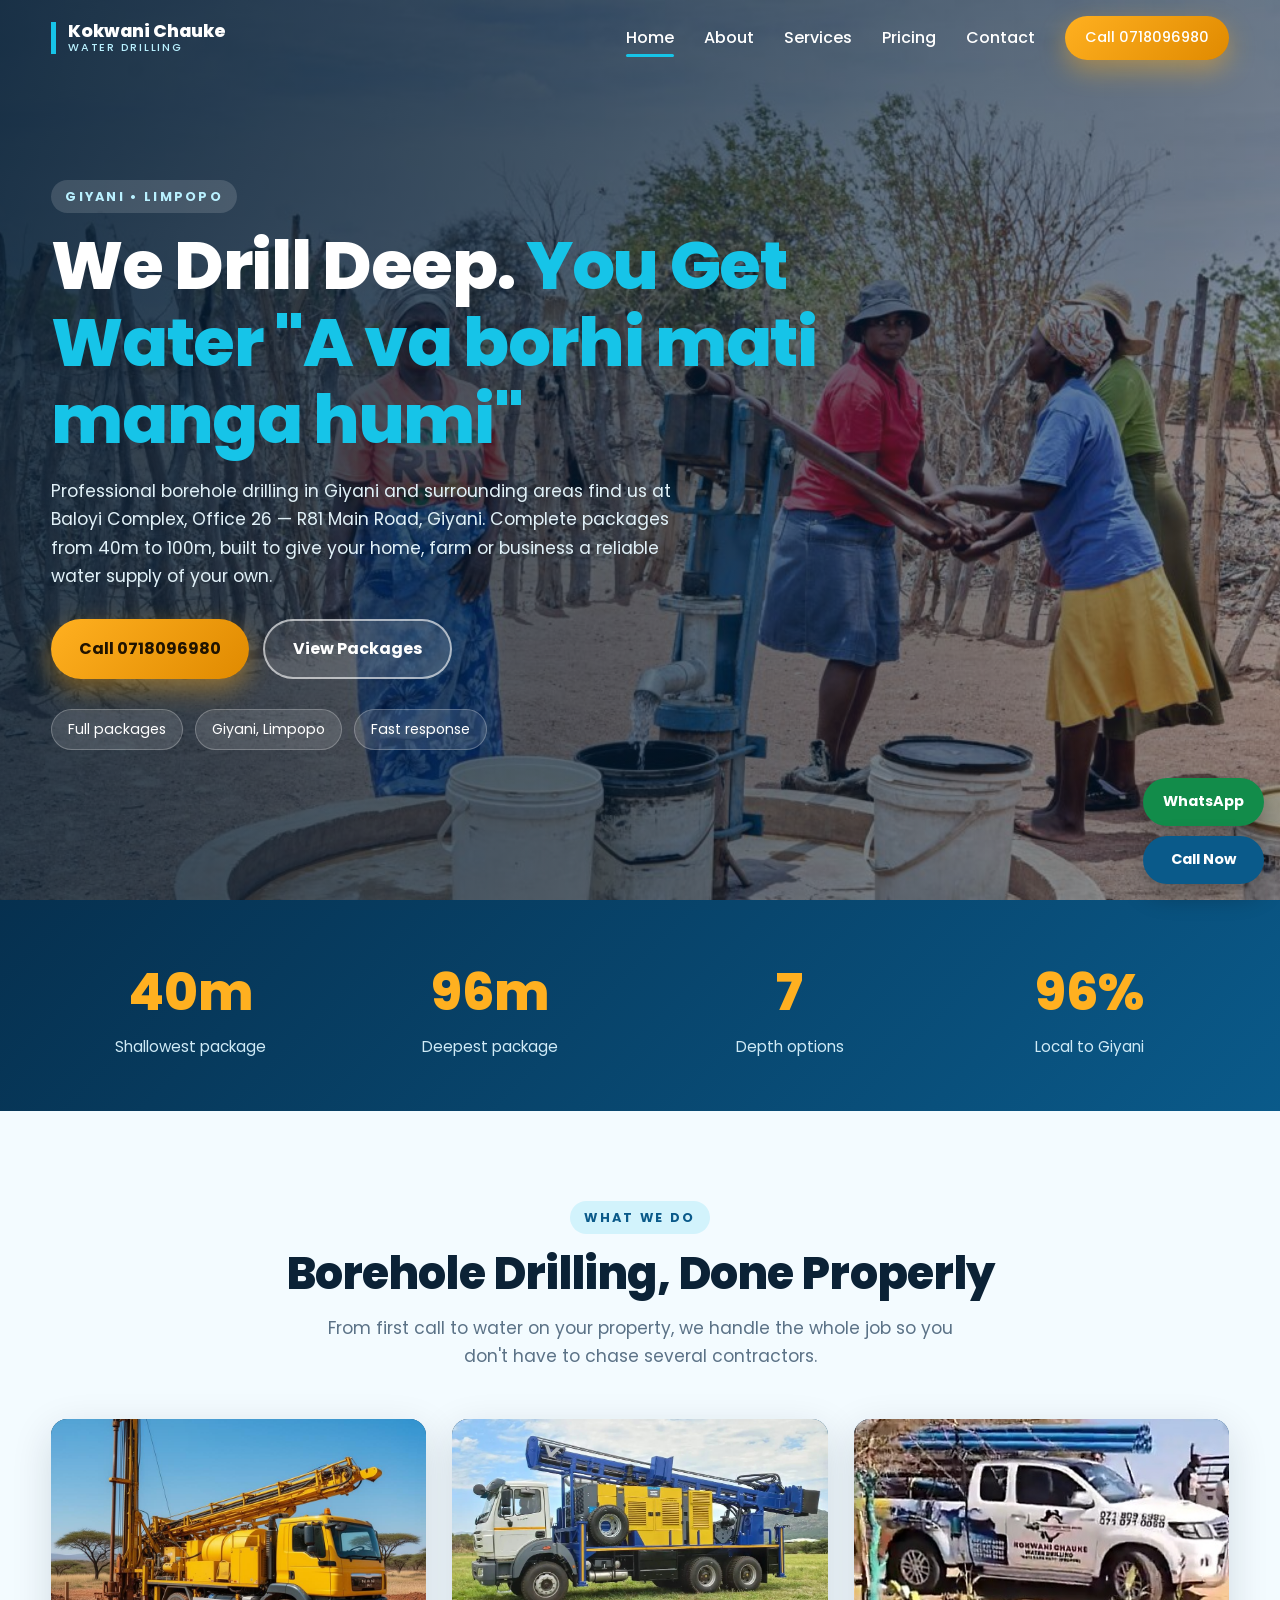
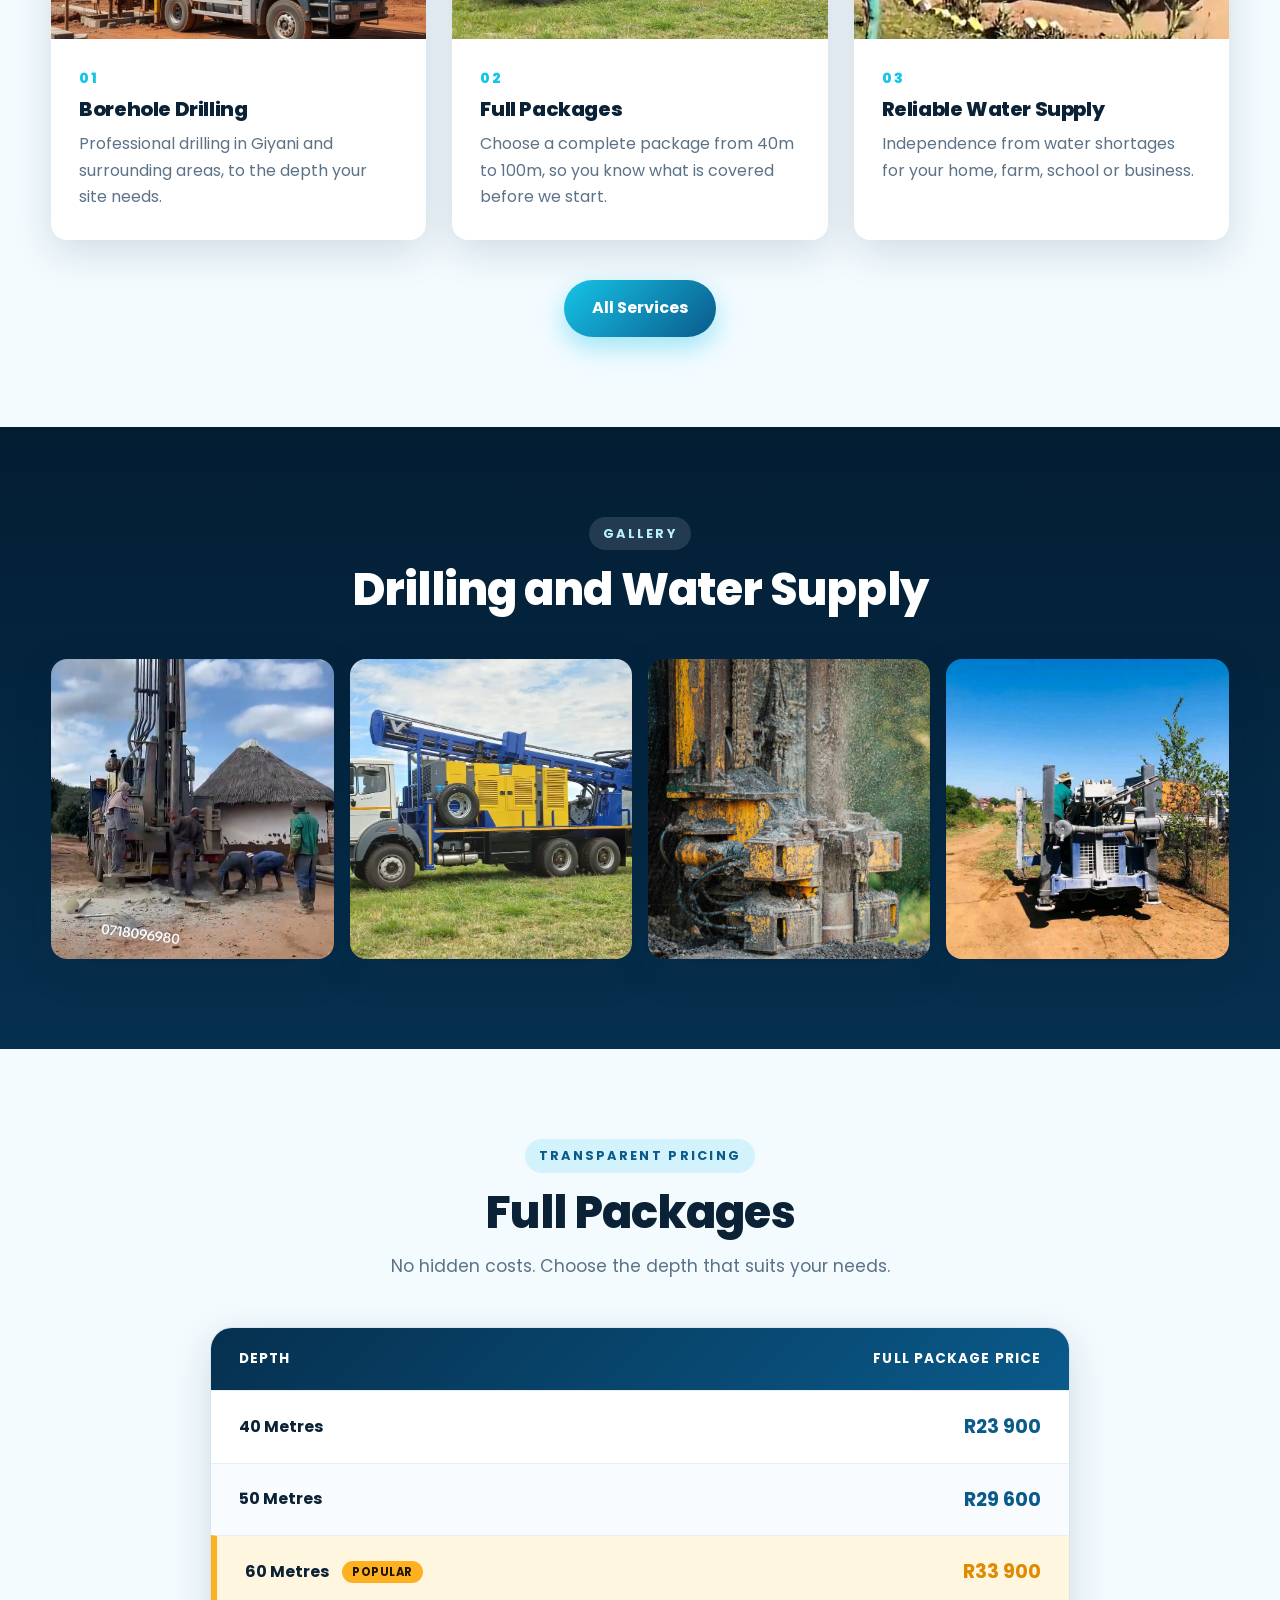
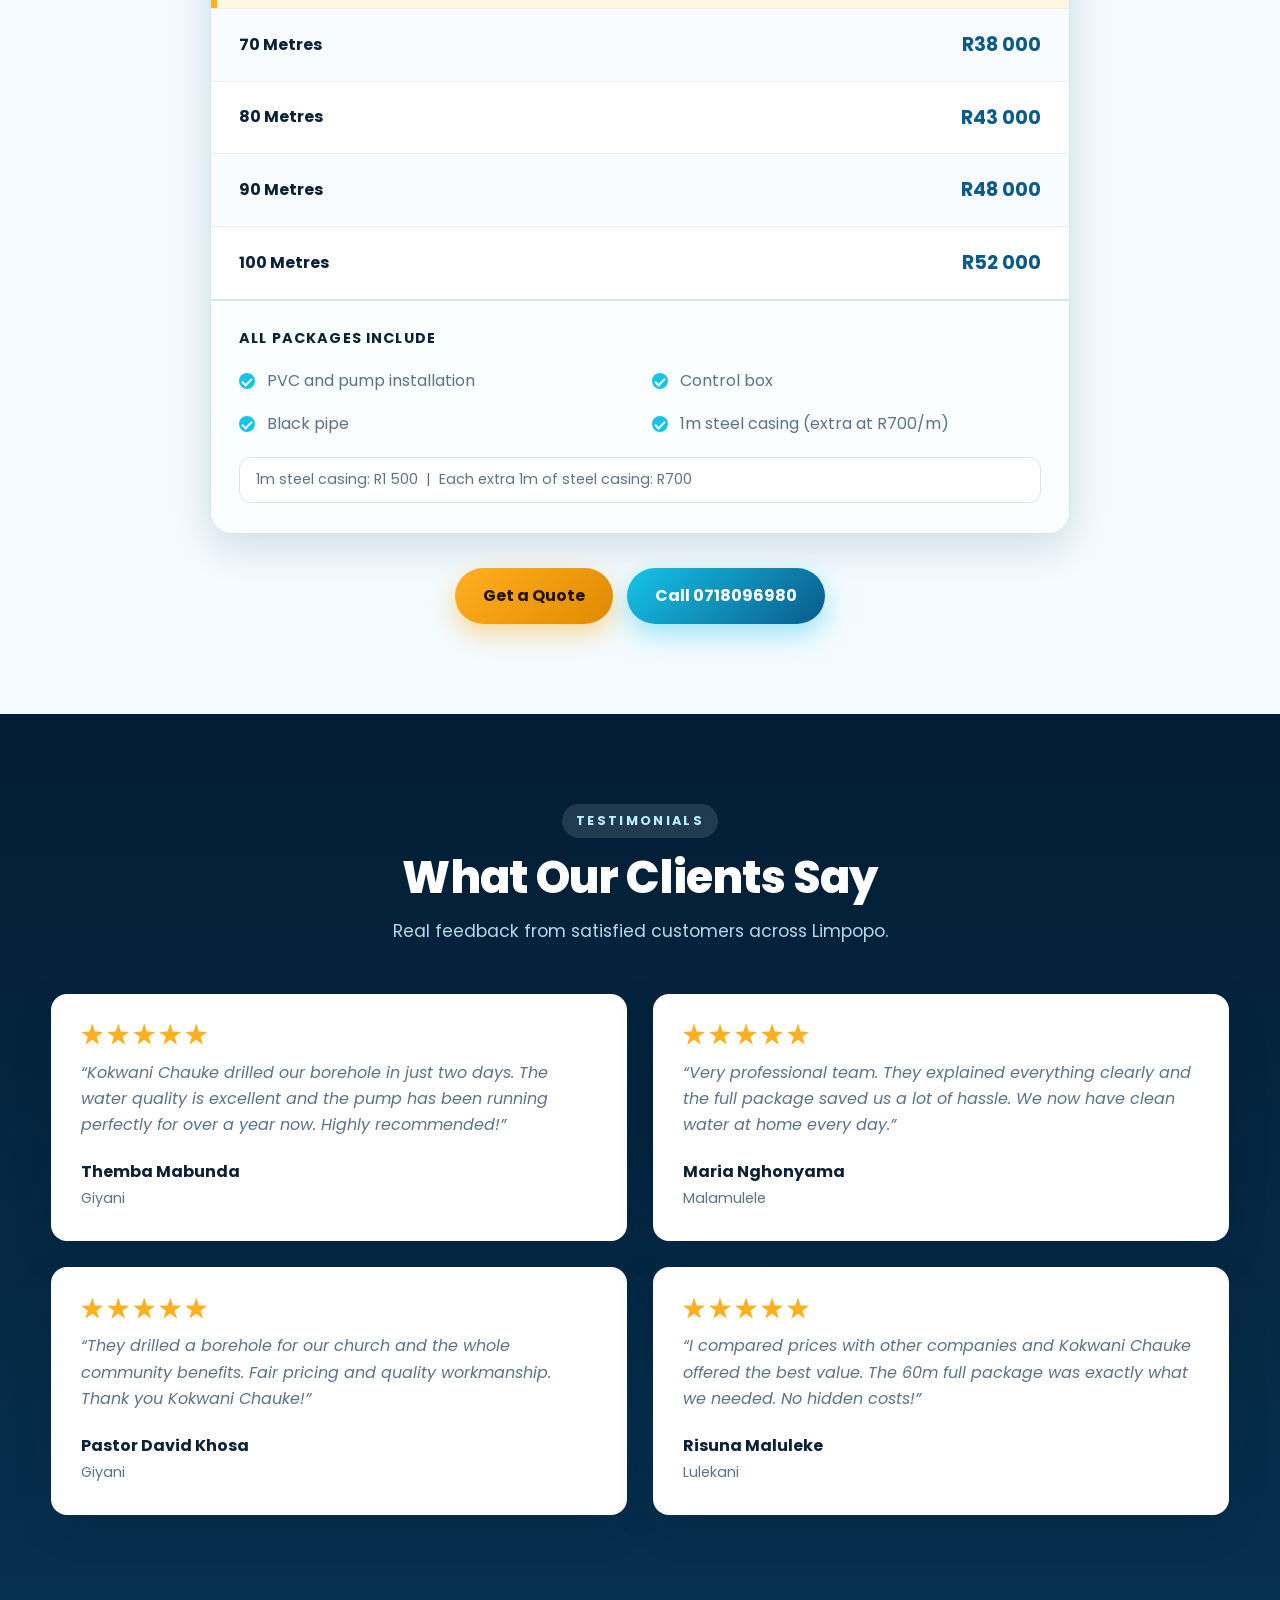
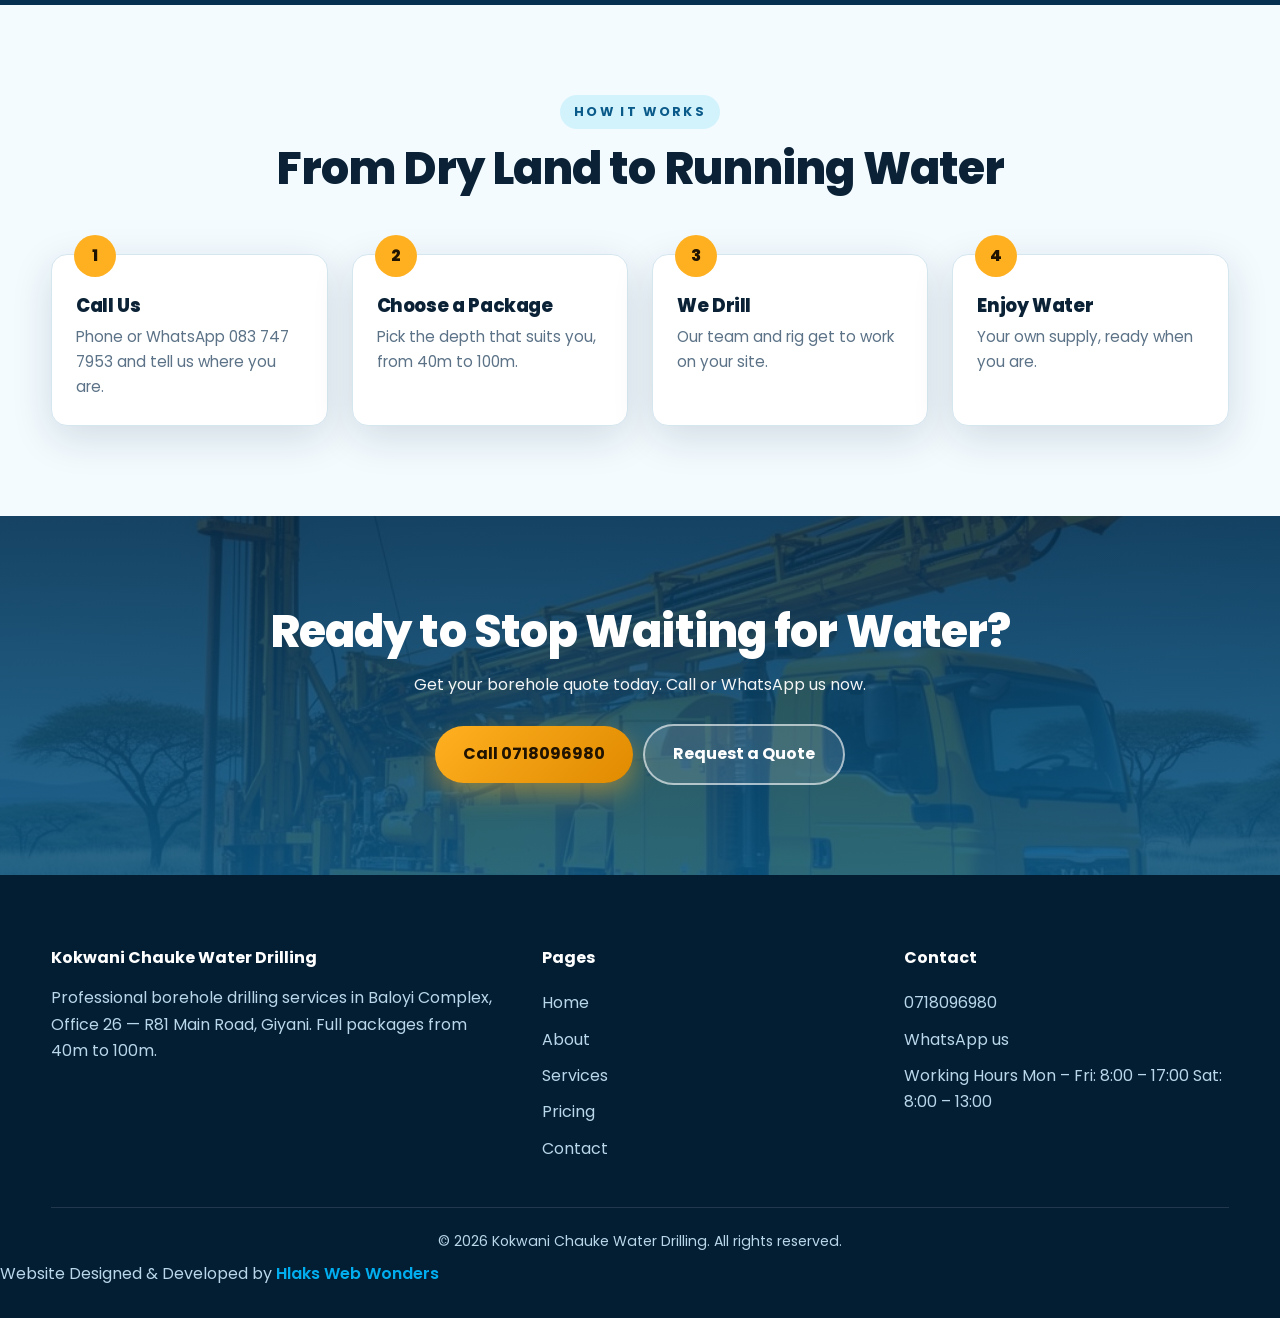
<file: index.html>
<!DOCTYPE html>
<html lang="en">
<head>
<meta charset="UTF-8">
<meta name="viewport" content="width=device-width, initial-scale=1.0">
<title>Kokwani Chauke Water Drilling | Borehole Drilling Giyani</title>
<meta name="description" content="Professional borehole drilling services in Giyani, Limpopo. Full packages from 40m to 100m. Call 083 747 7953.">
<meta property="og:title" content="Kokwani Chauke Water Drilling | Borehole Drilling Giyani">
<meta property="og:description" content="Professional borehole drilling services in Giyani, Limpopo. Full packages from 40m to 100m. Call 083 747 7953.">
<meta property="og:type" content="website">
<meta name="theme-color" content="#031d33">
<link rel="preconnect" href="https://fonts.googleapis.com">
<link rel="preconnect" href="https://fonts.gstatic.com" crossorigin>
<link href="https://fonts.googleapis.com/css2?family=Poppins:wght@400;500;600;700;800&display=swap" rel="stylesheet">
<style>
/* Kokwani Chauke Water Drilling - styles (photo-based, no emoji) */
:root{--deep:#031d33;--navy:#06304f;--ocean:#0a5a8a;--aqua:#16c4e8;--foam:#b9f1ff;--amber:#ffb020;--amber-d:#e08a00;--ink:#0b2236;--muted:#5b7287;--bg:#f3fbff;--radius:16px;--shadow:0 12px 40px rgba(3,29,51,.14)}
*{box-sizing:border-box;margin:0;padding:0}
html{scroll-behavior:smooth}
body{font-family:'Poppins',system-ui,-apple-system,Segoe UI,Roboto,sans-serif;color:var(--ink);background:var(--bg);line-height:1.65;overflow-x:hidden}
img{max-width:100%;display:block}
a{color:inherit;text-decoration:none}
ul{list-style:none}
.container{width:min(1180px,92%);margin-inline:auto}
section{padding:90px 0;position:relative}
h1,h2,h3{line-height:1.15;font-weight:800;letter-spacing:-.02em}
h2{font-size:clamp(1.8rem,4.5vw,2.8rem);margin-bottom:14px}
.eyebrow{display:inline-block;font-weight:700;font-size:.8rem;letter-spacing:.18em;text-transform:uppercase;color:var(--ocean);background:rgba(22,196,232,.15);padding:6px 14px;border-radius:99px;margin-bottom:14px}
.lead{color:var(--muted);font-size:1.08rem;max-width:640px}
.center{text-align:center}.center .lead{margin-inline:auto}

/* Photo blocks: real image from images/ folder, gradient shows only if the file is missing */
.ph{background:var(--img) center/cover no-repeat,linear-gradient(135deg,var(--navy),var(--ocean))}

.btn{position:relative;overflow:hidden;display:inline-flex;align-items:center;justify-content:center;padding:15px 28px;border-radius:99px;font-weight:700;border:0;cursor:pointer;font-size:1rem;font-family:inherit;transition:transform .25s,box-shadow .25s}
.btn:hover{transform:translateY(-3px)}
.btn-primary{background:linear-gradient(135deg,var(--amber),var(--amber-d));color:#201300;box-shadow:0 10px 26px rgba(255,176,32,.45)}
.btn-aqua{background:linear-gradient(135deg,var(--aqua),var(--ocean));color:#fff;box-shadow:0 10px 26px rgba(22,196,232,.4)}
.btn-ghost{background:rgba(255,255,255,.12);color:#fff;border:2px solid rgba(255,255,255,.6)}
.ripple{position:absolute;border-radius:50%;background:rgba(255,255,255,.55);transform:scale(0);animation:ripple .6s linear;pointer-events:none}
@keyframes ripple{to{transform:scale(4);opacity:0}}

header{position:fixed;inset:0 0 auto 0;z-index:100;transition:background .3s,box-shadow .3s,padding .3s;padding:16px 0}
header.scrolled{background:rgba(3,29,51,.94);backdrop-filter:blur(12px);box-shadow:0 6px 30px rgba(0,0,0,.25);padding:10px 0}
.nav{display:flex;align-items:center;justify-content:space-between;gap:20px}
.logo{color:#fff;font-weight:800;font-size:1.1rem;line-height:1.1;border-left:5px solid var(--aqua);padding-left:12px}
.logo small{display:block;font-weight:500;font-size:.68rem;letter-spacing:.16em;color:var(--foam);text-transform:uppercase}
.menu{display:flex;align-items:center;gap:30px}
.menu a{color:#fff;font-weight:500;position:relative;padding:4px 0}
.menu a:not(.btn)::after{content:"";position:absolute;left:0;bottom:-2px;height:3px;width:0;border-radius:3px;background:var(--aqua);transition:width .3s}
.menu a:not(.btn):hover::after,.menu a.active::after{width:100%}
.menu .btn{padding:10px 20px;font-size:.9rem}
.burger{display:none;background:none;border:0;cursor:pointer;width:44px;height:44px;position:relative;z-index:120}
.burger span{position:absolute;left:9px;right:9px;height:3px;border-radius:3px;background:#fff;transition:.3s}
.burger span:nth-child(1){top:14px}.burger span:nth-child(2){top:21px}.burger span:nth-child(3){top:28px}
.burger.open span:nth-child(1){top:21px;transform:rotate(45deg)}
.burger.open span:nth-child(2){opacity:0}
.burger.open span:nth-child(3){top:21px;transform:rotate(-45deg)}

/* Hero with real photo background */
.hero{min-height:100vh;display:flex;align-items:center;color:#fff;padding:140px 0 110px;position:relative;
  background:linear-gradient(105deg,rgba(3,29,51,.88) 0%,rgba(3,29,51,.62) 55%,rgba(3,29,51,.35) 100%),var(--img) center/cover no-repeat,linear-gradient(160deg,var(--deep),var(--ocean))}
.page-hero{min-height:52vh;padding:150px 0 90px}
.hero .container{position:relative;z-index:2}
.hero h1{font-size:clamp(2.2rem,6vw,4.2rem);margin-bottom:18px;max-width:780px}
.hero h1 .grad{color:var(--aqua)}
.hero p.lead{color:#e1f1f8;margin-bottom:28px}
.hero .eyebrow{background:rgba(255,255,255,.14);color:var(--foam)}
.hero-cta{display:flex;flex-wrap:wrap;gap:14px}
.badges{display:flex;flex-wrap:wrap;gap:12px;margin-top:30px}
.badges span{background:rgba(255,255,255,.12);border:1px solid rgba(255,255,255,.25);padding:8px 16px;border-radius:99px;font-size:.88rem}

.stats{background:linear-gradient(135deg,var(--navy),var(--ocean));color:#fff;padding:50px 0}
.stats-grid{display:grid;grid-template-columns:repeat(4,1fr);gap:20px;text-align:center}
.stat b{display:block;font-size:clamp(2rem,5vw,3.2rem);color:var(--amber);font-weight:800}
.stat span{color:#cfeaf6;font-size:.95rem}

.grid{display:grid;gap:26px}
.g3{grid-template-columns:repeat(3,1fr)}.g2{grid-template-columns:repeat(2,1fr)}.g4{grid-template-columns:repeat(4,1fr)}
.card{background:#fff;border-radius:var(--radius);box-shadow:var(--shadow);overflow:hidden;transition:transform .35s,box-shadow .35s}
.card:hover{transform:translateY(-8px);box-shadow:0 24px 60px rgba(10,90,138,.25)}
.card .ph{height:220px;transition:transform .6s}
.card:hover .ph{transform:scale(1.05)}
.card .imgwrap{overflow:hidden}
.card .body{padding:26px 28px 30px}
.card h3{font-size:1.25rem;margin-bottom:10px}
.card p{color:var(--muted)}
.num{display:inline-block;font-weight:800;color:var(--aqua);font-size:.9rem;letter-spacing:.14em;margin-bottom:8px}
.dark{background:linear-gradient(180deg,var(--deep),var(--navy));color:#fff}
.dark .lead{color:#b8d7e8}
.dark .eyebrow{background:rgba(255,255,255,.12);color:var(--foam)}

.steps{display:grid;grid-template-columns:repeat(4,1fr);gap:24px;counter-reset:s}
.step{background:rgba(255,255,255,.07);border:1px solid rgba(255,255,255,.15);padding:34px 24px 26px;border-radius:var(--radius);counter-increment:s;position:relative;transition:.3s}
.step:hover{background:rgba(255,255,255,.14);transform:translateY(-6px)}
.step::before{content:counter(s);position:absolute;top:-20px;left:22px;width:42px;height:42px;border-radius:50%;background:var(--amber);color:#201300;font-weight:800;display:grid;place-items:center}
.step h3{margin:6px 0 8px;font-size:1.15rem}
.step p{color:#b8d7e8;font-size:.95rem}

/* Gallery */
.gallery{display:grid;grid-template-columns:repeat(4,1fr);gap:16px;margin-top:44px}
.gallery .ph{height:300px;border-radius:var(--radius);box-shadow:var(--shadow);transition:transform .4s}
.gallery .ph:hover{transform:scale(1.03)}

/* Pricing */
.price{text-align:center;padding:34px 24px;position:relative}
.price.featured{background:linear-gradient(180deg,var(--navy),var(--ocean));color:#fff;transform:scale(1.04)}
.price.featured p,.price.featured li{color:#d6ecf7}
.price.featured:hover{transform:scale(1.04) translateY(-8px)}
.ribbon{position:absolute;top:18px;right:-38px;background:var(--amber);color:#201300;font-weight:800;font-size:.75rem;padding:6px 44px;transform:rotate(40deg);letter-spacing:.08em}
.depth{font-size:3.4rem;font-weight:800;color:var(--ocean)}
.price.featured .depth{color:var(--amber)}
.depth small{font-size:1.2rem}
.bar{height:8px;border-radius:8px;background:rgba(10,90,138,.15);margin:10px auto 18px;width:70%;overflow:hidden}
.bar i{display:block;height:100%;width:var(--w);background:linear-gradient(90deg,var(--aqua),var(--ocean))}
.price.featured .bar{background:rgba(255,255,255,.2)}
.amount{font-size:1.5rem;font-weight:800;margin:8px 0}
.price ul{text-align:left;margin:18px 0 24px}
.price li{padding:8px 0 8px 22px;position:relative;border-bottom:1px dashed rgba(91,114,135,.25);color:var(--muted)}
.price li::before{content:"";position:absolute;left:0;top:17px;width:8px;height:8px;border-radius:50%;background:var(--aqua)}
.note{background:#fff7e0;border-left:5px solid var(--amber);padding:16px 20px;border-radius:12px;color:#5a4300;margin-top:36px}

.cta{background:linear-gradient(rgba(6,48,79,.86),rgba(10,90,138,.86)),var(--img) center/cover no-repeat,linear-gradient(135deg,var(--ocean),var(--aqua));color:#fff;text-align:center}
.cta p{margin-bottom:26px;opacity:.95}
.cta .btn+.btn{margin-left:10px}

.split{display:grid;grid-template-columns:1fr 1fr;gap:50px;align-items:center}
.visual{border-radius:24px;min-height:420px;box-shadow:var(--shadow)}
.checks li{padding:8px 0 8px 34px;position:relative;font-weight:500}
.checks li::before{content:"";position:absolute;left:0;top:13px;width:20px;height:20px;border-radius:50%;background:var(--aqua)}
.checks li::after{content:"";position:absolute;left:7px;top:17px;width:5px;height:9px;border:solid #fff;border-width:0 2px 2px 0;transform:rotate(45deg)}

.contact-grid{display:grid;grid-template-columns:.9fr 1.1fr;gap:34px}
.info-item{padding:18px 0;border-bottom:1px solid rgba(91,114,135,.2)}
.info-item b{display:block;color:var(--ocean);text-transform:uppercase;font-size:.78rem;letter-spacing:.14em}
.info-item a,.info-item span{font-size:1.2rem;font-weight:600}
.formcard{padding:32px}
form{display:grid;gap:16px}
label{font-weight:600;font-size:.9rem}
input,select,textarea{width:100%;padding:14px 16px;border-radius:12px;border:2px solid #d5e6ef;font:inherit;background:#fff;transition:border .25s,box-shadow .25s}
input:focus,select:focus,textarea:focus{outline:0;border-color:var(--aqua);box-shadow:0 0 0 4px rgba(22,196,232,.2)}
textarea{min-height:130px;resize:vertical}
.row{display:grid;grid-template-columns:1fr 1fr;gap:16px}

footer{background:var(--deep);color:#b8d7e8;padding:70px 0 30px}
.foot-grid{display:grid;grid-template-columns:1.4fr 1fr 1fr;gap:36px}
footer h4{color:#fff;margin-bottom:14px}
footer li{padding:5px 0}
footer a:hover{color:var(--aqua)}
.copy{border-top:1px solid rgba(255,255,255,.12);margin-top:40px;padding-top:22px;text-align:center;font-size:.88rem}

.float{position:fixed;right:16px;bottom:16px;z-index:90;display:flex;flex-direction:column;gap:10px}
.float a{padding:12px 20px;border-radius:99px;font-weight:700;font-size:.9rem;color:#fff;text-align:center;box-shadow:0 10px 26px rgba(0,0,0,.3);transition:transform .25s}
.float a:hover{transform:scale(1.06)}
.fw{background:#128c4a}.fc{background:var(--ocean)}

.reveal{opacity:0;transform:translateY(40px);transition:opacity .8s,transform .8s}
.reveal.l{transform:translateX(-50px)}.reveal.r{transform:translateX(50px)}
.reveal.in{opacity:1;transform:none}
.d1{transition-delay:.1s}.d2{transition-delay:.2s}.d3{transition-delay:.3s}

@media(max-width:980px){
  .split,.contact-grid{grid-template-columns:1fr}
  .g3,.g4,.steps,.gallery{grid-template-columns:repeat(2,1fr)}
  .stats-grid{grid-template-columns:repeat(2,1fr)}
  .foot-grid{grid-template-columns:1fr 1fr}
  .price.featured{transform:none}.price.featured:hover{transform:translateY(-8px)}
}
@media(max-width:760px){
  section{padding:64px 0}
  .burger{display:block}
  .menu{position:fixed;inset:0 0 0 auto;width:min(82%,330px);background:var(--deep);flex-direction:column;align-items:flex-start;justify-content:center;gap:22px;padding:40px 32px;transform:translateX(100%);transition:transform .4s;box-shadow:-20px 0 60px rgba(0,0,0,.5)}
  .menu.open{transform:none}
  .menu a{font-size:1.15rem}
  .hero{padding:120px 0 80px;min-height:auto}
  .g3,.g2,.g4,.steps,.row,.foot-grid,.gallery{grid-template-columns:1fr}
  .btn{width:100%}
  .hero-cta{flex-direction:column}
  .cta .btn+.btn{margin:12px 0 0}
  .visual{min-height:300px}
  .float{flex-direction:row;left:12px;right:12px;bottom:12px}
  .float a{flex:1}
}
@media(prefers-reduced-motion:reduce){*{animation:none!important;transition:none!important}.reveal{opacity:1;transform:none}}


.ptable{max-width:860px;margin:0 auto;background:#fff;border-radius:22px;box-shadow:var(--shadow);overflow:hidden;border:1px solid #d5e6ef}
.phead{display:flex;justify-content:space-between;gap:12px;background:linear-gradient(135deg,var(--navy),var(--ocean));color:#fff;padding:20px 28px;font-weight:700;text-transform:uppercase;letter-spacing:.08em;font-size:.85rem}
.prow{display:flex;justify-content:space-between;align-items:center;gap:12px;padding:20px 28px;border-top:1px solid #e6f0f5;font-weight:700;transition:background .25s,padding .25s}
.prow:nth-child(odd){background:#f8fcfe}
.prow:hover{background:#e8f8fd;padding-left:34px}
.prow.pop{background:#fff6e0;border-left:6px solid var(--amber)}
.pd em{font-style:normal;background:var(--amber);color:#201300;font-size:.72rem;padding:3px 10px;border-radius:99px;margin-left:10px;letter-spacing:.05em;text-transform:uppercase;vertical-align:middle}
.pp{color:var(--ocean);font-size:1.2rem;white-space:nowrap}
.prow.pop .pp{color:var(--amber-d)}
.pinc{padding:26px 28px 30px;border-top:2px solid #d5e6ef;background:#fbfeff}
.pinc h4{text-transform:uppercase;letter-spacing:.08em;font-size:.9rem;margin-bottom:12px}
.pgrid{display:grid;grid-template-columns:1fr 1fr;gap:4px 24px}
.pgrid li{padding:6px 0 6px 28px;position:relative;color:var(--muted)}
.pgrid li::before{content:"";position:absolute;left:0;top:11px;width:16px;height:16px;border-radius:50%;background:var(--aqua)}
.pgrid li::after{content:"";position:absolute;left:5px;top:14px;width:4px;height:8px;border:solid #fff;border-width:0 2px 2px 0;transform:rotate(45deg)}
.pnote{margin-top:14px;background:#fff;border:1px solid #d5e6ef;border-radius:12px;padding:10px 16px;font-size:.9rem;color:var(--muted)}
.tgrid{display:grid;grid-template-columns:repeat(2,1fr);gap:26px;margin-top:48px}
.tcard{background:#fff;color:var(--ink);border-radius:var(--radius);padding:30px;box-shadow:var(--shadow);transition:transform .35s}
.tcard:hover{transform:translateY(-6px)}
.tcard blockquote{font-style:italic;color:var(--muted);margin:14px 0 20px}
.tcard figcaption b{display:block}
.tcard figcaption span{color:var(--muted);font-size:.9rem}
.stars{display:flex;gap:4px}
.stars i{width:22px;height:22px;background:var(--amber);clip-path:polygon(50% 0,62% 36%,100% 38%,70% 60%,81% 96%,50% 74%,19% 96%,30% 60%,0 38%,38% 36%)}
@media(max-width:760px){.pgrid,.tgrid{grid-template-columns:1fr}.phead,.prow{padding:16px 18px}.pinc{padding:22px 18px}.pd em{display:inline-block;margin:6px 0 0 0}.prow:hover{padding-left:18px}.ptable{border-radius:16px}}
@media(max-width:760px){.btn+.btn{margin-left:0!important;margin-top:12px}}
</style>
</head>
<body>
<header>
  <meta name="google-site-verification" content="G4aVg0iZhu0QBVFhxdMHKfwLVtwqQyaTbvJ9Wxek5o8" />
  <div class="container nav">
    <a href="index.html" class="logo">Kokwani Chauke<small>Water Drilling</small></a>
    <button class="burger" aria-label="Menu" aria-expanded="false"><span></span><span></span><span></span></button>
    <nav class="menu"><a href="index.html" class="active">Home</a><a href="about.html">About</a><a href="services.html">Services</a><a href="pricing.html">Pricing</a><a href="contact.html">Contact</a><a href="tel:+27718096980" class="btn btn-primary">Call 0718096980</a></nav>
  </div>
</header>
<section class="hero" id="home" style="--img:url(hero.jpg)">
  <div class="container">
    <span class="eyebrow">Giyani &bull; Limpopo</span>
    <h1>We Drill Deep. <span class="grad">You Get Water "A va borhi mati manga humi"</span></h1>
    <p class="lead">Professional borehole drilling in Giyani and surrounding areas find us at Baloyi Complex, Office 26 — R81 Main Road, Giyani. Complete packages from 40m to 100m, built to give your home, farm or business a reliable water supply of your own.</p>
    <div class="hero-cta"><a href="tel:+27718096980" class="btn btn-primary">Call 0718096980</a><a href="#pricing" class="btn btn-ghost">View Packages</a></div>
    <div class="badges"><span>Full packages</span><span>Giyani, Limpopo</span><span>Fast response</span></div>
  </div>
</section>
<section class="stats">
  <div class="container stats-grid">
    <div class="stat reveal"><b data-count="40" data-suffix="m">40m</b><span>Shallowest package</span></div>
    <div class="stat reveal d1"><b data-count="100" data-suffix="m">100m</b><span>Deepest package</span></div>
    <div class="stat reveal d2"><b data-count="7">7</b><span>Depth options</span></div>
    <div class="stat reveal d3"><b data-count="100" data-suffix="%">100%</b><span>Local to Giyani</span></div>
  </div>
</section>
<section>
  <div class="container">
    <div class="center reveal"><span class="eyebrow">What we do</span><h2>Borehole Drilling, Done Properly</h2><p class="lead">From first call to water on your property, we handle the whole job so you don't have to chase several contractors.</p></div>
    <div class="grid g3" style="margin-top:48px">
      <div class="card reveal "><div class="imgwrap"><div class="ph" style="--img:url(service-1.jpg)" role="img" aria-label="Borehole Drilling"></div></div><div class="body"><span class="num">01</span><h3>Borehole Drilling</h3><p>Professional drilling in Giyani and surrounding areas, to the depth your site needs.</p></div></div>
      <div class="card reveal d1"><div class="imgwrap"><div class="ph" style="--img:url(service-2.jpg)" role="img" aria-label="Full Packages"></div></div><div class="body"><span class="num">02</span><h3>Full Packages</h3><p>Choose a complete package from 40m to 100m, so you know what is covered before we start.</p></div></div>
      <div class="card reveal d2"><div class="imgwrap"><div class="ph" style="--img:url(kowanibakie.jpg)" role="img" aria-label="Reliable Water Supply"></div></div><div class="body"><span class="num">03</span><h3>Reliable Water Supply</h3><p>Independence from water shortages for your home, farm, school or business.</p></div></div>
    </div>
    <div class="center reveal" style="margin-top:40px"><a href="services.html" class="btn btn-aqua">All Services</a></div>
  </div>
</section>
<section class="dark">
  <div class="container">
    <div class="center reveal"><span class="eyebrow">Gallery</span><h2>Drilling and Water Supply</h2></div>
    <div class="gallery">
      <div class="ph reveal d1" style="--img:url(kokwanitruckworking.jpg)" role="img" aria-label="Borehole drilling photo 1"></div><div class="ph reveal d2" style="--img:url(gallery-3.jpg)" role="img" aria-label="Borehole drilling photo 2"></div><div class="ph reveal d3" style="--img:url(gallery-4.jpg)" role="img" aria-label="Borehole drilling photo 3"></div><div class="ph reveal d1" style="--img:url(kokwani.jpg)" role="img" aria-label="Borehole drilling photo 4"></div>
    </div>
  </div>
</section>
<section id="pricing">
  <div class="container">
    <div class="center reveal"><span class="eyebrow">Transparent pricing</span><h2>Full Packages</h2><p class="lead">No hidden costs. Choose the depth that suits your needs.</p></div>
    <div style="margin-top:46px"><div class="ptable reveal">
      <div class="phead"><span>Depth</span><span>Full package price</span></div>
      <div class="prow"><span class="pd">40 Metres</span><span class="pp">R23 900</span></div><div class="prow"><span class="pd">50 Metres</span><span class="pp">R29 600</span></div><div class="prow pop"><span class="pd">60 Metres <em>Popular</em></span><span class="pp">R33 900</span></div><div class="prow"><span class="pd">70 Metres</span><span class="pp">R38 000</span></div><div class="prow"><span class="pd">80 Metres</span><span class="pp">R43 000</span></div><div class="prow"><span class="pd">90 Metres</span><span class="pp">R48 000</span></div><div class="prow"><span class="pd">100 Metres</span><span class="pp">R52 000</span></div>
      <div class="pinc">
        <h4>All packages include</h4>
        <ul class="pgrid"><li>PVC and pump installation</li><li>Control box</li><li>Black pipe</li><li>1m steel casing (extra at R700/m)</li></ul>
        <p class="pnote">1m steel casing: R1 500 &nbsp;|&nbsp; Each extra 1m of steel casing: R700</p>
      </div>
    </div>
    <div class="center reveal" style="margin-top:34px"><a href="contact.html" class="btn btn-primary">Get a Quote</a> <a href="tel:+27718096980" class="btn btn-aqua" style="margin-left:10px">Call 0718096980</a></div></div>
  </div>
</section>
<section class="dark" id="testimonials">
  <div class="container">
    <div class="center reveal"><span class="eyebrow">Testimonials</span><h2>What Our Clients Say</h2><p class="lead">Real feedback from satisfied customers across Limpopo.</p></div>
    <div class="tgrid"><figure class="tcard reveal d1"><div class="stars" aria-label="5 out of 5 stars"><i></i><i></i><i></i><i></i><i></i></div><blockquote>&ldquo;Kokwani Chauke drilled our borehole in just two days. The water quality is excellent and the pump has been running perfectly for over a year now. Highly recommended!&rdquo;</blockquote><figcaption><b>Themba Mabunda</b><span>Giyani</span></figcaption></figure><figure class="tcard reveal d2"><div class="stars" aria-label="5 out of 5 stars"><i></i><i></i><i></i><i></i><i></i></div><blockquote>&ldquo;Very professional team. They explained everything clearly and the full package saved us a lot of hassle. We now have clean water at home every day.&rdquo;</blockquote><figcaption><b>Maria Nghonyama</b><span>Malamulele</span></figcaption></figure><figure class="tcard reveal d1"><div class="stars" aria-label="5 out of 5 stars"><i></i><i></i><i></i><i></i><i></i></div><blockquote>&ldquo;They drilled a borehole for our church and the whole community benefits. Fair pricing and quality workmanship. Thank you Kokwani Chauke!&rdquo;</blockquote><figcaption><b>Pastor David Khosa</b><span>Giyani</span></figcaption></figure><figure class="tcard reveal d2"><div class="stars" aria-label="5 out of 5 stars"><i></i><i></i><i></i><i></i><i></i></div><blockquote>&ldquo;I compared prices with other companies and Kokwani Chauke offered the best value. The 60m full package was exactly what we needed. No hidden costs!&rdquo;</blockquote><figcaption><b>Risuna Maluleke</b><span>Lulekani</span></figcaption></figure></div>
  </div>
</section>
<section>
  <div class="container">
    <div class="center reveal"><span class="eyebrow">How it works</span><h2>From Dry Land to Running Water</h2></div>
    <div class="steps" style="margin-top:60px;color:var(--ink)">
      <div class="step reveal" style="background:#fff;border-color:#d5e6ef;box-shadow:var(--shadow)"><h3>Call Us</h3><p style="color:var(--muted)">Phone or WhatsApp 083 747 7953 and tell us where you are.</p></div>
      <div class="step reveal d1" style="background:#fff;border-color:#d5e6ef;box-shadow:var(--shadow)"><h3>Choose a Package</h3><p style="color:var(--muted)">Pick the depth that suits you, from 40m to 100m.</p></div>
      <div class="step reveal d2" style="background:#fff;border-color:#d5e6ef;box-shadow:var(--shadow)"><h3>We Drill</h3><p style="color:var(--muted)">Our team and rig get to work on your site.</p></div>
      <div class="step reveal d3" style="background:#fff;border-color:#d5e6ef;box-shadow:var(--shadow)"><h3>Enjoy Water</h3><p style="color:var(--muted)">Your own supply, ready when you are.</p></div>
    </div>
  </div>
</section>
<section class="cta" style="--img:url(cta.jpg)"><div class="container reveal"><h2>Ready to Stop Waiting for Water?</h2><p>Get your borehole quote today. Call or WhatsApp us now.</p><a href="tel:+27718096980" class="btn btn-primary">Call 0718096980</a><a href="contact.html" class="btn btn-ghost">Request a Quote</a></div></section>
<footer>
  <div class="container foot-grid">
    <div><h4>Kokwani Chauke Water Drilling</h4><p>Professional borehole drilling services in Baloyi Complex, Office 26 — R81 Main Road, Giyani. Full packages from 40m to 100m.</p></div>
    <div><h4>Pages</h4><ul><li><a href="index.html">Home</a></li><li><a href="about.html">About</a></li><li><a href="services.html">Services</a></li><li><a href="pricing.html">Pricing</a></li><li><a href="contact.html">Contact</a></li></ul></div>
    <div><h4>Contact</h4><ul><li><a href="tel:+27718096980">0718096980</a></li><li><a href="https://wa.me/27718096980">WhatsApp us</a></li><li>Working Hours Mon – Fri: 8:00 – 17:00 Sat: 8:00 – 13:00</li></ul></div>
  </div>
  <div class="container copy">&copy; <span id="year">2026</span> Kokwani Chauke Water Drilling. All rights reserved.</div>
   <p style="margin-top:8px;">
        Website Designed & Developed by
        <a href="https://hlakswebwonders.site" target="_blank" style="color:#00AEEF;font-weight:600;text-decoration:none;">
            Hlaks Web Wonders
        </a>
    </p>
</div>
</footer>
<div class="float"><a class="fw" href="https://wa.me/27718096980">WhatsApp</a><a class="fc" href="tel:+27718096980">Call Now</a></div>
<script>
/* Kokwani Chauke Water Drilling - scripts */
(function(){
  var PHONE_WA = '27837477953';
  var header = document.querySelector('header');
  function onScroll(){ if(header) header.classList.toggle('scrolled', window.scrollY > 40); }
  window.addEventListener('scroll', onScroll, {passive:true}); onScroll();

  var burger = document.querySelector('.burger'), menu = document.querySelector('.menu');
  if(burger && menu){
    burger.addEventListener('click', function(){
      burger.classList.toggle('open'); menu.classList.toggle('open');
      burger.setAttribute('aria-expanded', menu.classList.contains('open'));
    });
    menu.querySelectorAll('a').forEach(function(a){
      a.addEventListener('click', function(){ burger.classList.remove('open'); menu.classList.remove('open'); });
    });
  }

  var io = ('IntersectionObserver' in window) ? new IntersectionObserver(function(es){
    es.forEach(function(e){ if(e.isIntersecting){ e.target.classList.add('in'); io.unobserve(e.target); } });
  }, {threshold:.15}) : null;
  document.querySelectorAll('.reveal').forEach(function(el){ if(io) io.observe(el); else el.classList.add('in'); });

  var cio = ('IntersectionObserver' in window) ? new IntersectionObserver(function(es){
    es.forEach(function(e){
      if(!e.isIntersecting) return;
      var el = e.target, end = +el.dataset.count, suf = el.dataset.suffix || '', n = 0, step = Math.max(1, Math.ceil(end/60));
      var t = setInterval(function(){ n += step; if(n >= end){ n = end; clearInterval(t); } el.textContent = n + suf; }, 25);
      cio.unobserve(el);
    });
  }, {threshold:.5}) : null;
  document.querySelectorAll('[data-count]').forEach(function(el){
    if(cio) cio.observe(el); else el.textContent = el.dataset.count + (el.dataset.suffix || '');
  });

  document.querySelectorAll('.btn').forEach(function(b){
    b.addEventListener('click', function(ev){
      var r = b.getBoundingClientRect(), s = Math.max(r.width, r.height), sp = document.createElement('span');
      sp.className = 'ripple';
      sp.style.cssText = 'width:'+s+'px;height:'+s+'px;left:'+(ev.clientX-r.left-s/2)+'px;top:'+(ev.clientY-r.top-s/2)+'px';
      b.appendChild(sp); setTimeout(function(){ sp.remove(); }, 650);
    });
  });

  var form = document.getElementById('quoteForm');
  if(form){
    var p = new URLSearchParams(location.search).get('package'), sel = document.getElementById('package');
    if(p && sel){ for(var i=0;i<sel.options.length;i++){ if(sel.options[i].text===p) sel.selectedIndex=i; } }
    form.addEventListener('submit', function(e){
      e.preventDefault();
      var f = new FormData(form);
      var msg = 'Hello Kokwani Chauke Water Drilling,%0A%0A' +
        'Name: ' + encodeURIComponent(f.get('name')) + '%0A' +
        'Phone: ' + encodeURIComponent(f.get('phone')) + '%0A' +
        'Location: ' + encodeURIComponent(f.get('location')) + '%0A' +
        'Package: ' + encodeURIComponent(f.get('package')) + '%0A' +
        'Message: ' + encodeURIComponent(f.get('message'));
      window.open('https://wa.me/' + PHONE_WA + '?text=' + msg, '_blank');
    });
  }
  var y = document.getElementById('year'); if(y) y.textContent = new Date().getFullYear();
})();

</script>
</body>
</html>
</file>
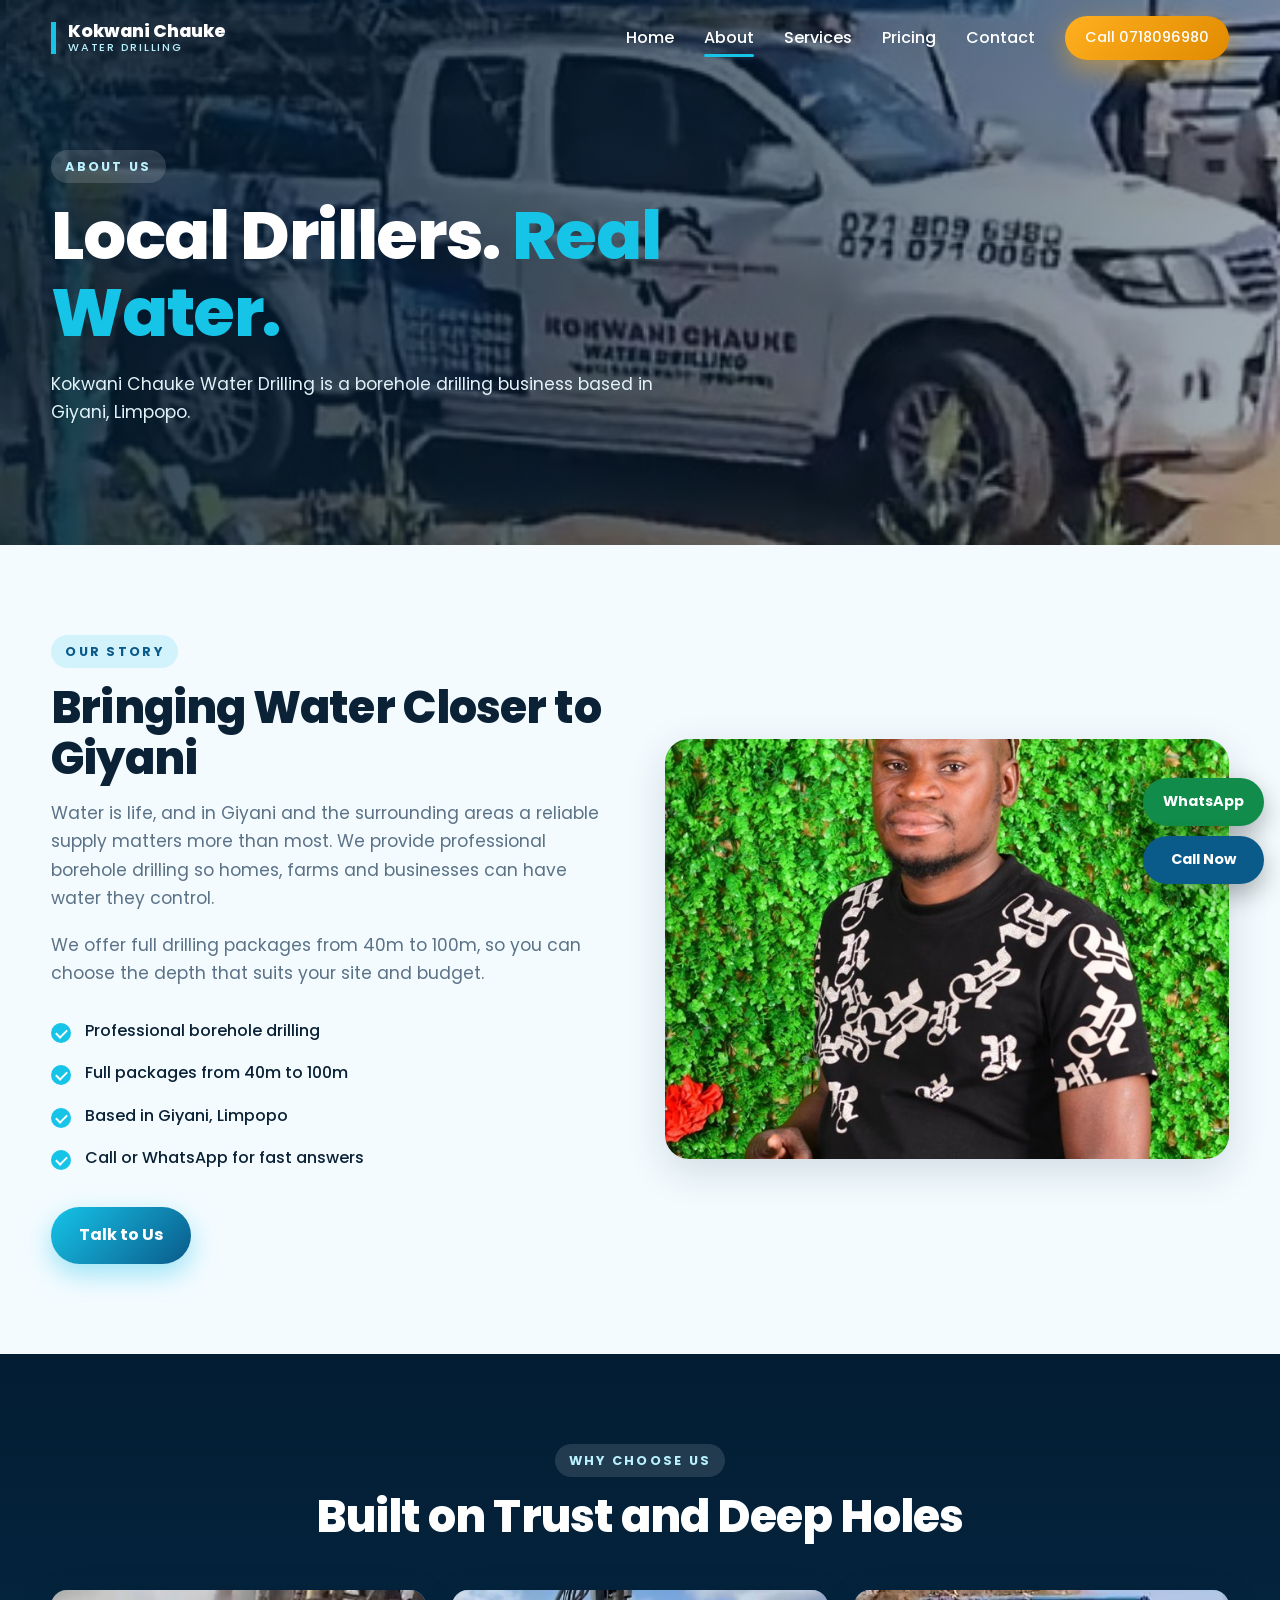
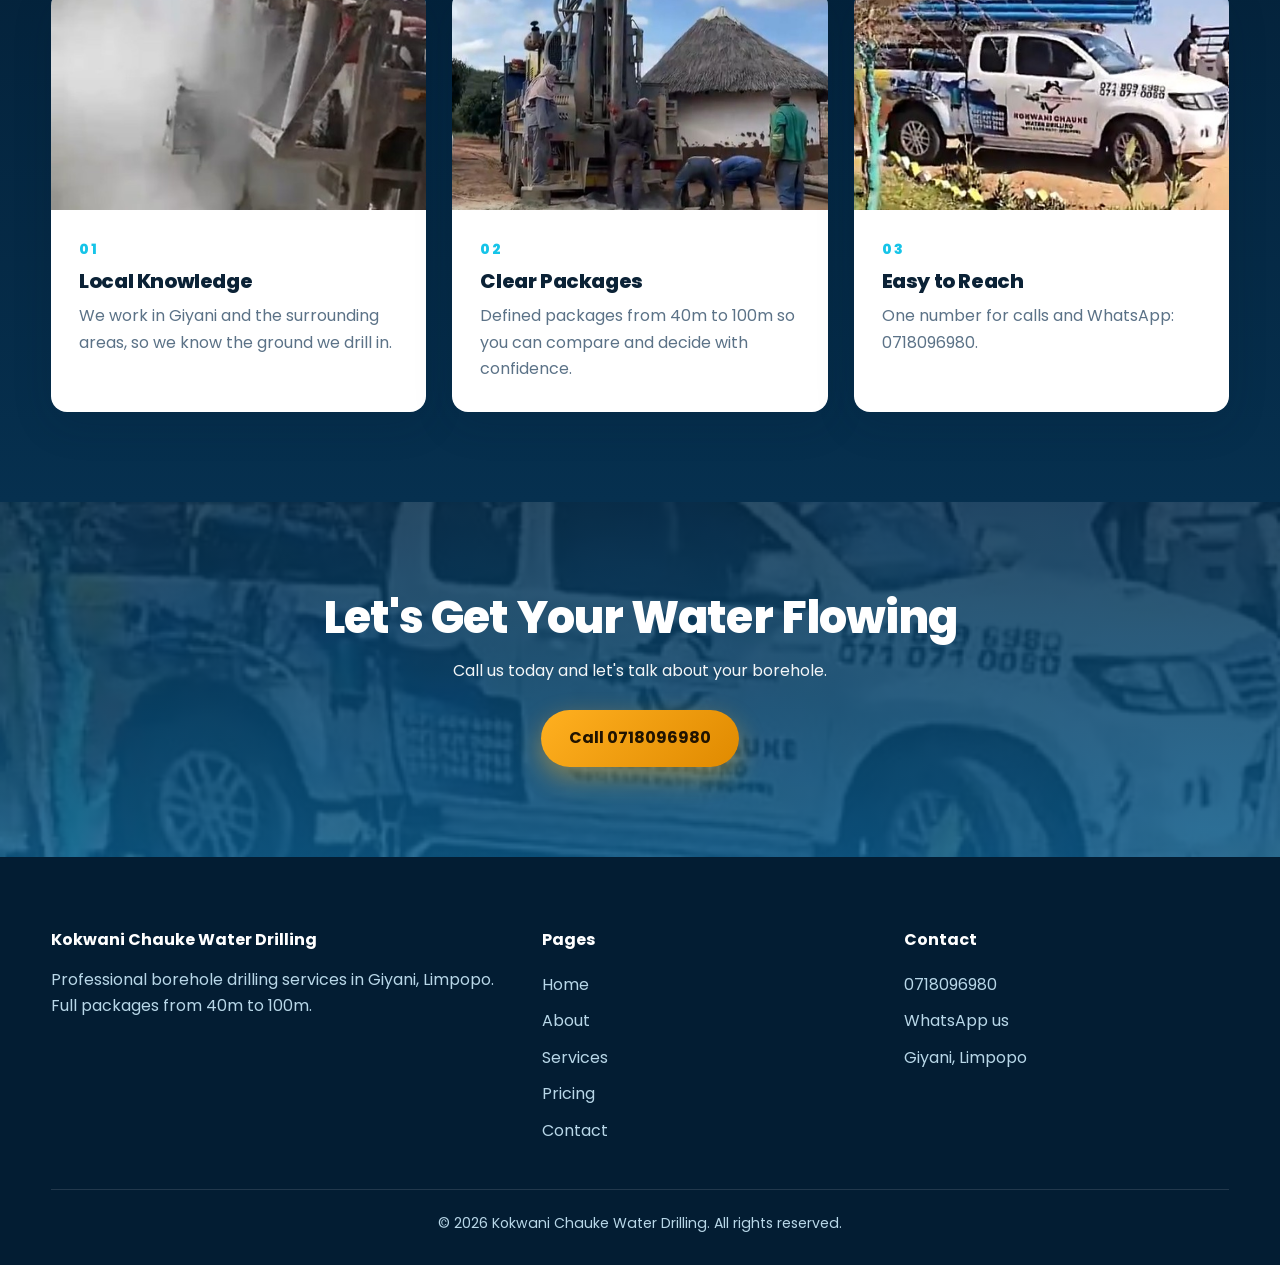
<file: about.html>
<!DOCTYPE html>
<html lang="en">
<head>
<meta charset="UTF-8">
<meta name="viewport" content="width=device-width, initial-scale=1.0">
<title>About Us | Kokwani Chauke Water Drilling, Giyani</title>
<meta name="description" content="Meet Kokwani Chauke Water Drilling, professional borehole drillers serving Giyani, Limpopo. Call 0718096980.">
<meta property="og:title" content="About Us | Kokwani Chauke Water Drilling, Giyani">
<meta property="og:description" content="Meet Kokwani Chauke Water Drilling, professional borehole drillers serving Giyani, Limpopo. Call 0718096980.">
<meta property="og:type" content="website">
<meta name="theme-color" content="#031d33">
<link rel="preconnect" href="https://fonts.googleapis.com">
<link rel="preconnect" href="https://fonts.gstatic.com" crossorigin>
<link href="https://fonts.googleapis.com/css2?family=Poppins:wght@400;500;600;700;800&display=swap" rel="stylesheet">
<style>
/* Kokwani Chauke Water Drilling - styles (photo-based, no emoji) */
:root{--deep:#031d33;--navy:#06304f;--ocean:#0a5a8a;--aqua:#16c4e8;--foam:#b9f1ff;--amber:#ffb020;--amber-d:#e08a00;--ink:#0b2236;--muted:#5b7287;--bg:#f3fbff;--radius:16px;--shadow:0 12px 40px rgba(3,29,51,.14)}
*{box-sizing:border-box;margin:0;padding:0}
html{scroll-behavior:smooth}
body{font-family:'Poppins',system-ui,-apple-system,Segoe UI,Roboto,sans-serif;color:var(--ink);background:var(--bg);line-height:1.65;overflow-x:hidden}
img{max-width:100%;display:block}
a{color:inherit;text-decoration:none}
ul{list-style:none}
.container{width:min(1180px,92%);margin-inline:auto}
section{padding:90px 0;position:relative}
h1,h2,h3{line-height:1.15;font-weight:800;letter-spacing:-.02em}
h2{font-size:clamp(1.8rem,4.5vw,2.8rem);margin-bottom:14px}
.eyebrow{display:inline-block;font-weight:700;font-size:.8rem;letter-spacing:.18em;text-transform:uppercase;color:var(--ocean);background:rgba(22,196,232,.15);padding:6px 14px;border-radius:99px;margin-bottom:14px}
.lead{color:var(--muted);font-size:1.08rem;max-width:640px}
.center{text-align:center}.center .lead{margin-inline:auto}

/* Photo blocks: real image from images/ folder, gradient shows only if the file is missing */
.ph{background:var(--img) center/cover no-repeat,linear-gradient(135deg,var(--navy),var(--ocean))}

.btn{position:relative;overflow:hidden;display:inline-flex;align-items:center;justify-content:center;padding:15px 28px;border-radius:99px;font-weight:700;border:0;cursor:pointer;font-size:1rem;font-family:inherit;transition:transform .25s,box-shadow .25s}
.btn:hover{transform:translateY(-3px)}
.btn-primary{background:linear-gradient(135deg,var(--amber),var(--amber-d));color:#201300;box-shadow:0 10px 26px rgba(255,176,32,.45)}
.btn-aqua{background:linear-gradient(135deg,var(--aqua),var(--ocean));color:#fff;box-shadow:0 10px 26px rgba(22,196,232,.4)}
.btn-ghost{background:rgba(255,255,255,.12);color:#fff;border:2px solid rgba(255,255,255,.6)}
.ripple{position:absolute;border-radius:50%;background:rgba(255,255,255,.55);transform:scale(0);animation:ripple .6s linear;pointer-events:none}
@keyframes ripple{to{transform:scale(4);opacity:0}}

header{position:fixed;inset:0 0 auto 0;z-index:100;transition:background .3s,box-shadow .3s,padding .3s;padding:16px 0}
header.scrolled{background:rgba(3,29,51,.94);backdrop-filter:blur(12px);box-shadow:0 6px 30px rgba(0,0,0,.25);padding:10px 0}
.nav{display:flex;align-items:center;justify-content:space-between;gap:20px}
.logo{color:#fff;font-weight:800;font-size:1.1rem;line-height:1.1;border-left:5px solid var(--aqua);padding-left:12px}
.logo small{display:block;font-weight:500;font-size:.68rem;letter-spacing:.16em;color:var(--foam);text-transform:uppercase}
.menu{display:flex;align-items:center;gap:30px}
.menu a{color:#fff;font-weight:500;position:relative;padding:4px 0}
.menu a:not(.btn)::after{content:"";position:absolute;left:0;bottom:-2px;height:3px;width:0;border-radius:3px;background:var(--aqua);transition:width .3s}
.menu a:not(.btn):hover::after,.menu a.active::after{width:100%}
.menu .btn{padding:10px 20px;font-size:.9rem}
.burger{display:none;background:none;border:0;cursor:pointer;width:44px;height:44px;position:relative;z-index:120}
.burger span{position:absolute;left:9px;right:9px;height:3px;border-radius:3px;background:#fff;transition:.3s}
.burger span:nth-child(1){top:14px}.burger span:nth-child(2){top:21px}.burger span:nth-child(3){top:28px}
.burger.open span:nth-child(1){top:21px;transform:rotate(45deg)}
.burger.open span:nth-child(2){opacity:0}
.burger.open span:nth-child(3){top:21px;transform:rotate(-45deg)}

/* Hero with real photo background */
.hero{min-height:100vh;display:flex;align-items:center;color:#fff;padding:140px 0 110px;position:relative;
  background:linear-gradient(105deg,rgba(3,29,51,.88) 0%,rgba(3,29,51,.62) 55%,rgba(3,29,51,.35) 100%),var(--img) center/cover no-repeat,linear-gradient(160deg,var(--deep),var(--ocean))}
.page-hero{min-height:52vh;padding:150px 0 90px}
.hero .container{position:relative;z-index:2}
.hero h1{font-size:clamp(2.2rem,6vw,4.2rem);margin-bottom:18px;max-width:780px}
.hero h1 .grad{color:var(--aqua)}
.hero p.lead{color:#e1f1f8;margin-bottom:28px}
.hero .eyebrow{background:rgba(255,255,255,.14);color:var(--foam)}
.hero-cta{display:flex;flex-wrap:wrap;gap:14px}
.badges{display:flex;flex-wrap:wrap;gap:12px;margin-top:30px}
.badges span{background:rgba(255,255,255,.12);border:1px solid rgba(255,255,255,.25);padding:8px 16px;border-radius:99px;font-size:.88rem}

.stats{background:linear-gradient(135deg,var(--navy),var(--ocean));color:#fff;padding:50px 0}
.stats-grid{display:grid;grid-template-columns:repeat(4,1fr);gap:20px;text-align:center}
.stat b{display:block;font-size:clamp(2rem,5vw,3.2rem);color:var(--amber);font-weight:800}
.stat span{color:#cfeaf6;font-size:.95rem}

.grid{display:grid;gap:26px}
.g3{grid-template-columns:repeat(3,1fr)}.g2{grid-template-columns:repeat(2,1fr)}.g4{grid-template-columns:repeat(4,1fr)}
.card{background:#fff;border-radius:var(--radius);box-shadow:var(--shadow);overflow:hidden;transition:transform .35s,box-shadow .35s}
.card:hover{transform:translateY(-8px);box-shadow:0 24px 60px rgba(10,90,138,.25)}
.card .ph{height:220px;transition:transform .6s}
.card:hover .ph{transform:scale(1.05)}
.card .imgwrap{overflow:hidden}
.card .body{padding:26px 28px 30px}
.card h3{font-size:1.25rem;margin-bottom:10px}
.card p{color:var(--muted)}
.num{display:inline-block;font-weight:800;color:var(--aqua);font-size:.9rem;letter-spacing:.14em;margin-bottom:8px}
.dark{background:linear-gradient(180deg,var(--deep),var(--navy));color:#fff}
.dark .lead{color:#b8d7e8}
.dark .eyebrow{background:rgba(255,255,255,.12);color:var(--foam)}

.steps{display:grid;grid-template-columns:repeat(4,1fr);gap:24px;counter-reset:s}
.step{background:rgba(255,255,255,.07);border:1px solid rgba(255,255,255,.15);padding:34px 24px 26px;border-radius:var(--radius);counter-increment:s;position:relative;transition:.3s}
.step:hover{background:rgba(255,255,255,.14);transform:translateY(-6px)}
.step::before{content:counter(s);position:absolute;top:-20px;left:22px;width:42px;height:42px;border-radius:50%;background:var(--amber);color:#201300;font-weight:800;display:grid;place-items:center}
.step h3{margin:6px 0 8px;font-size:1.15rem}
.step p{color:#b8d7e8;font-size:.95rem}

/* Gallery */
.gallery{display:grid;grid-template-columns:repeat(4,1fr);gap:16px;margin-top:44px}
.gallery .ph{height:300px;border-radius:var(--radius);box-shadow:var(--shadow);transition:transform .4s}
.gallery .ph:hover{transform:scale(1.03)}

/* Pricing */
.price{text-align:center;padding:34px 24px;position:relative}
.price.featured{background:linear-gradient(180deg,var(--navy),var(--ocean));color:#fff;transform:scale(1.04)}
.price.featured p,.price.featured li{color:#d6ecf7}
.price.featured:hover{transform:scale(1.04) translateY(-8px)}
.ribbon{position:absolute;top:18px;right:-38px;background:var(--amber);color:#201300;font-weight:800;font-size:.75rem;padding:6px 44px;transform:rotate(40deg);letter-spacing:.08em}
.depth{font-size:3.4rem;font-weight:800;color:var(--ocean)}
.price.featured .depth{color:var(--amber)}
.depth small{font-size:1.2rem}
.bar{height:8px;border-radius:8px;background:rgba(10,90,138,.15);margin:10px auto 18px;width:70%;overflow:hidden}
.bar i{display:block;height:100%;width:var(--w);background:linear-gradient(90deg,var(--aqua),var(--ocean))}
.price.featured .bar{background:rgba(255,255,255,.2)}
.amount{font-size:1.5rem;font-weight:800;margin:8px 0}
.price ul{text-align:left;margin:18px 0 24px}
.price li{padding:8px 0 8px 22px;position:relative;border-bottom:1px dashed rgba(91,114,135,.25);color:var(--muted)}
.price li::before{content:"";position:absolute;left:0;top:17px;width:8px;height:8px;border-radius:50%;background:var(--aqua)}
.note{background:#fff7e0;border-left:5px solid var(--amber);padding:16px 20px;border-radius:12px;color:#5a4300;margin-top:36px}

.cta{background:linear-gradient(rgba(6,48,79,.86),rgba(10,90,138,.86)),var(--img) center/cover no-repeat,linear-gradient(135deg,var(--ocean),var(--aqua));color:#fff;text-align:center}
.cta p{margin-bottom:26px;opacity:.95}
.cta .btn+.btn{margin-left:10px}

.split{display:grid;grid-template-columns:1fr 1fr;gap:50px;align-items:center}
.visual{border-radius:24px;min-height:420px;box-shadow:var(--shadow)}
.checks li{padding:8px 0 8px 34px;position:relative;font-weight:500}
.checks li::before{content:"";position:absolute;left:0;top:13px;width:20px;height:20px;border-radius:50%;background:var(--aqua)}
.checks li::after{content:"";position:absolute;left:7px;top:17px;width:5px;height:9px;border:solid #fff;border-width:0 2px 2px 0;transform:rotate(45deg)}

.contact-grid{display:grid;grid-template-columns:.9fr 1.1fr;gap:34px}
.info-item{padding:18px 0;border-bottom:1px solid rgba(91,114,135,.2)}
.info-item b{display:block;color:var(--ocean);text-transform:uppercase;font-size:.78rem;letter-spacing:.14em}
.info-item a,.info-item span{font-size:1.2rem;font-weight:600}
.formcard{padding:32px}
form{display:grid;gap:16px}
label{font-weight:600;font-size:.9rem}
input,select,textarea{width:100%;padding:14px 16px;border-radius:12px;border:2px solid #d5e6ef;font:inherit;background:#fff;transition:border .25s,box-shadow .25s}
input:focus,select:focus,textarea:focus{outline:0;border-color:var(--aqua);box-shadow:0 0 0 4px rgba(22,196,232,.2)}
textarea{min-height:130px;resize:vertical}
.row{display:grid;grid-template-columns:1fr 1fr;gap:16px}

footer{background:var(--deep);color:#b8d7e8;padding:70px 0 30px}
.foot-grid{display:grid;grid-template-columns:1.4fr 1fr 1fr;gap:36px}
footer h4{color:#fff;margin-bottom:14px}
footer li{padding:5px 0}
footer a:hover{color:var(--aqua)}
.copy{border-top:1px solid rgba(255,255,255,.12);margin-top:40px;padding-top:22px;text-align:center;font-size:.88rem}

.float{position:fixed;right:16px;bottom:16px;z-index:90;display:flex;flex-direction:column;gap:10px}
.float a{padding:12px 20px;border-radius:99px;font-weight:700;font-size:.9rem;color:#fff;text-align:center;box-shadow:0 10px 26px rgba(0,0,0,.3);transition:transform .25s}
.float a:hover{transform:scale(1.06)}
.fw{background:#128c4a}.fc{background:var(--ocean)}

.reveal{opacity:0;transform:translateY(40px);transition:opacity .8s,transform .8s}
.reveal.l{transform:translateX(-50px)}.reveal.r{transform:translateX(50px)}
.reveal.in{opacity:1;transform:none}
.d1{transition-delay:.1s}.d2{transition-delay:.2s}.d3{transition-delay:.3s}

@media(max-width:980px){
  .split,.contact-grid{grid-template-columns:1fr}
  .g3,.g4,.steps,.gallery{grid-template-columns:repeat(2,1fr)}
  .stats-grid{grid-template-columns:repeat(2,1fr)}
  .foot-grid{grid-template-columns:1fr 1fr}
  .price.featured{transform:none}.price.featured:hover{transform:translateY(-8px)}
}
@media(max-width:760px){
  section{padding:64px 0}
  .burger{display:block}
  .menu{position:fixed;inset:0 0 0 auto;width:min(82%,330px);background:var(--deep);flex-direction:column;align-items:flex-start;justify-content:center;gap:22px;padding:40px 32px;transform:translateX(100%);transition:transform .4s;box-shadow:-20px 0 60px rgba(0,0,0,.5)}
  .menu.open{transform:none}
  .menu a{font-size:1.15rem}
  .hero{padding:120px 0 80px;min-height:auto}
  .g3,.g2,.g4,.steps,.row,.foot-grid,.gallery{grid-template-columns:1fr}
  .btn{width:100%}
  .hero-cta{flex-direction:column}
  .cta .btn+.btn{margin:12px 0 0}
  .visual{min-height:300px}
  .float{flex-direction:row;left:12px;right:12px;bottom:12px}
  .float a{flex:1}
}
@media(prefers-reduced-motion:reduce){*{animation:none!important;transition:none!important}.reveal{opacity:1;transform:none}}


.ptable{max-width:860px;margin:0 auto;background:#fff;border-radius:22px;box-shadow:var(--shadow);overflow:hidden;border:1px solid #d5e6ef}
.phead{display:flex;justify-content:space-between;gap:12px;background:linear-gradient(135deg,var(--navy),var(--ocean));color:#fff;padding:20px 28px;font-weight:700;text-transform:uppercase;letter-spacing:.08em;font-size:.85rem}
.prow{display:flex;justify-content:space-between;align-items:center;gap:12px;padding:20px 28px;border-top:1px solid #e6f0f5;font-weight:700;transition:background .25s,padding .25s}
.prow:nth-child(odd){background:#f8fcfe}
.prow:hover{background:#e8f8fd;padding-left:34px}
.prow.pop{background:#fff6e0;border-left:6px solid var(--amber)}
.pd em{font-style:normal;background:var(--amber);color:#201300;font-size:.72rem;padding:3px 10px;border-radius:99px;margin-left:10px;letter-spacing:.05em;text-transform:uppercase;vertical-align:middle}
.pp{color:var(--ocean);font-size:1.2rem;white-space:nowrap}
.prow.pop .pp{color:var(--amber-d)}
.pinc{padding:26px 28px 30px;border-top:2px solid #d5e6ef;background:#fbfeff}
.pinc h4{text-transform:uppercase;letter-spacing:.08em;font-size:.9rem;margin-bottom:12px}
.pgrid{display:grid;grid-template-columns:1fr 1fr;gap:4px 24px}
.pgrid li{padding:6px 0 6px 28px;position:relative;color:var(--muted)}
.pgrid li::before{content:"";position:absolute;left:0;top:11px;width:16px;height:16px;border-radius:50%;background:var(--aqua)}
.pgrid li::after{content:"";position:absolute;left:5px;top:14px;width:4px;height:8px;border:solid #fff;border-width:0 2px 2px 0;transform:rotate(45deg)}
.pnote{margin-top:14px;background:#fff;border:1px solid #d5e6ef;border-radius:12px;padding:10px 16px;font-size:.9rem;color:var(--muted)}
.tgrid{display:grid;grid-template-columns:repeat(2,1fr);gap:26px;margin-top:48px}
.tcard{background:#fff;color:var(--ink);border-radius:var(--radius);padding:30px;box-shadow:var(--shadow);transition:transform .35s}
.tcard:hover{transform:translateY(-6px)}
.tcard blockquote{font-style:italic;color:var(--muted);margin:14px 0 20px}
.tcard figcaption b{display:block}
.tcard figcaption span{color:var(--muted);font-size:.9rem}
.stars{display:flex;gap:4px}
.stars i{width:22px;height:22px;background:var(--amber);clip-path:polygon(50% 0,62% 36%,100% 38%,70% 60%,81% 96%,50% 74%,19% 96%,30% 60%,0 38%,38% 36%)}
@media(max-width:760px){.pgrid,.tgrid{grid-template-columns:1fr}.phead,.prow{padding:16px 18px}.pinc{padding:22px 18px}.pd em{display:inline-block;margin:6px 0 0 0}.prow:hover{padding-left:18px}.ptable{border-radius:16px}}
@media(max-width:760px){.btn+.btn{margin-left:0!important;margin-top:12px}}
</style>
</head>
<body>
<header>
  <div class="container nav">
    <a href="index.html" class="logo">Kokwani Chauke<small>Water Drilling</small></a>
    <button class="burger" aria-label="Menu" aria-expanded="false"><span></span><span></span><span></span></button>
    <nav class="menu"><a href="index.html">Home</a><a href="about.html" class="active">About</a><a href="services.html">Services</a><a href="pricing.html">Pricing</a><a href="contact.html">Contact</a><a href="tel:+27718096980" class="btn btn-primary">Call 0718096980</a></nav>
  </div>
</header>
<section class="hero page-hero" style="--img:url(kowanibakie.jpg)">
  <div class="container">
    <span class="eyebrow">About Us</span>
    <h1>Local Drillers. <span class="grad">Real Water.</span></h1>
    <p class="lead">Kokwani Chauke Water Drilling is a borehole drilling business based in Giyani, Limpopo.</p>
  </div>
</section>
<section>
  <div class="container split">
    <div class="reveal l">
      <span class="eyebrow">Our story</span>
      <h2>Bringing Water Closer to Giyani</h2>
      <p class="lead" style="margin-bottom:18px">Water is life, and in Giyani and the surrounding areas a reliable supply matters more than most. We provide professional borehole drilling so homes, farms and businesses can have water they control.</p>
      <p class="lead" style="margin-bottom:22px">We offer full drilling packages from 40m to 100m, so you can choose the depth that suits your site and budget.</p>
      <ul class="checks"><li>Professional borehole drilling</li><li>Full packages from 40m to 100m</li><li>Based in Giyani, Limpopo</li><li>Call or WhatsApp for fast answers</li></ul>
      <div style="margin-top:28px"><a href="contact.html" class="btn btn-aqua">Talk to Us</a></div>
    </div>
    <div class="visual ph reveal r" style="--img:url(ownerjpgcha.jpg)" role="img" aria-label="Water borehole drilling rig"></div>
  </div>
</section>
<section class="dark">
  <div class="container">
    <div class="center reveal"><span class="eyebrow">Why choose us</span><h2>Built on Trust and Deep Holes</h2></div>
    <div class="grid g3" style="margin-top:48px;color:var(--ink)">
      <div class="card reveal "><div class="imgwrap"><div class="ph" style="--img:url(working3.jpg)" role="img" aria-label="Local Knowledge"></div></div><div class="body"><span class="num">01</span><h3>Local Knowledge</h3><p>We work in Giyani and the surrounding areas, so we know the ground we drill in.</p></div></div>
      <div class="card reveal d1"><div class="imgwrap"><div class="ph" style="--img:url(kokwanitruckworking.jpg)" role="img" aria-label="Clear Packages"></div></div><div class="body"><span class="num">02</span><h3>Clear Packages</h3><p>Defined packages from 40m to 100m so you can compare and decide with confidence.</p></div></div>
      <div class="card reveal d2"><div class="imgwrap"><div class="ph" style="--img:url(kowanibakie.jpg)" role="img" aria-label="Easy to Reach"></div></div><div class="body"><span class="num">03</span><h3>Easy to Reach</h3><p>One number for calls and WhatsApp: 0718096980.</p></div></div>
    </div>
  </div>
</section>
<section class="cta" style="--img:url(kowanibakie.jpg)"><div class="container reveal"><h2>Let's Get Your Water Flowing</h2><p>Call us today and let's talk about your borehole.</p><a href="tel:+27718096980" class="btn btn-primary">Call 0718096980</a></div></section>
<footer>
  <div class="container foot-grid">
    <div><h4>Kokwani Chauke Water Drilling</h4><p>Professional borehole drilling services in Giyani, Limpopo. Full packages from 40m to 100m.</p></div>
    <div><h4>Pages</h4><ul><li><a href="index.html">Home</a></li><li><a href="about.html">About</a></li><li><a href="services.html">Services</a></li><li><a href="pricing.html">Pricing</a></li><li><a href="contact.html">Contact</a></li></ul></div>
    <div><h4>Contact</h4><ul><li><a href="tel:+27718096980">0718096980</a></li><li><a href="https://wa.me/27718096980">WhatsApp us</a></li><li>Giyani, Limpopo</li></ul></div>
  </div>
  <div class="container copy">&copy; <span id="year">2026</span> Kokwani Chauke Water Drilling. All rights reserved.</div>
</footer>
<div class="float"><a class="fw" href="https://wa.me/27718096980">WhatsApp</a><a class="fc" href="tel:+27718096980">Call Now</a></div>
<script>
/* Kokwani Chauke Water Drilling - scripts */
(function(){
  var PHONE_WA = '27837477953';
  var header = document.querySelector('header');
  function onScroll(){ if(header) header.classList.toggle('scrolled', window.scrollY > 40); }
  window.addEventListener('scroll', onScroll, {passive:true}); onScroll();

  var burger = document.querySelector('.burger'), menu = document.querySelector('.menu');
  if(burger && menu){
    burger.addEventListener('click', function(){
      burger.classList.toggle('open'); menu.classList.toggle('open');
      burger.setAttribute('aria-expanded', menu.classList.contains('open'));
    });
    menu.querySelectorAll('a').forEach(function(a){
      a.addEventListener('click', function(){ burger.classList.remove('open'); menu.classList.remove('open'); });
    });
  }

  var io = ('IntersectionObserver' in window) ? new IntersectionObserver(function(es){
    es.forEach(function(e){ if(e.isIntersecting){ e.target.classList.add('in'); io.unobserve(e.target); } });
  }, {threshold:.15}) : null;
  document.querySelectorAll('.reveal').forEach(function(el){ if(io) io.observe(el); else el.classList.add('in'); });

  var cio = ('IntersectionObserver' in window) ? new IntersectionObserver(function(es){
    es.forEach(function(e){
      if(!e.isIntersecting) return;
      var el = e.target, end = +el.dataset.count, suf = el.dataset.suffix || '', n = 0, step = Math.max(1, Math.ceil(end/60));
      var t = setInterval(function(){ n += step; if(n >= end){ n = end; clearInterval(t); } el.textContent = n + suf; }, 25);
      cio.unobserve(el);
    });
  }, {threshold:.5}) : null;
  document.querySelectorAll('[data-count]').forEach(function(el){
    if(cio) cio.observe(el); else el.textContent = el.dataset.count + (el.dataset.suffix || '');
  });

  document.querySelectorAll('.btn').forEach(function(b){
    b.addEventListener('click', function(ev){
      var r = b.getBoundingClientRect(), s = Math.max(r.width, r.height), sp = document.createElement('span');
      sp.className = 'ripple';
      sp.style.cssText = 'width:'+s+'px;height:'+s+'px;left:'+(ev.clientX-r.left-s/2)+'px;top:'+(ev.clientY-r.top-s/2)+'px';
      b.appendChild(sp); setTimeout(function(){ sp.remove(); }, 650);
    });
  });

  var form = document.getElementById('quoteForm');
  if(form){
    var p = new URLSearchParams(location.search).get('package'), sel = document.getElementById('package');
    if(p && sel){ for(var i=0;i<sel.options.length;i++){ if(sel.options[i].text===p) sel.selectedIndex=i; } }
    form.addEventListener('submit', function(e){
      e.preventDefault();
      var f = new FormData(form);
      var msg = 'Hello Kokwani Chauke Water Drilling,%0A%0A' +
        'Name: ' + encodeURIComponent(f.get('name')) + '%0A' +
        'Phone: ' + encodeURIComponent(f.get('phone')) + '%0A' +
        'Location: ' + encodeURIComponent(f.get('location')) + '%0A' +
        'Package: ' + encodeURIComponent(f.get('package')) + '%0A' +
        'Message: ' + encodeURIComponent(f.get('message'));
      window.open('https://wa.me/' + PHONE_WA + '?text=' + msg, '_blank');
    });
  }
  var y = document.getElementById('year'); if(y) y.textContent = new Date().getFullYear();
})();

</script>
</body>
</html>
</file>
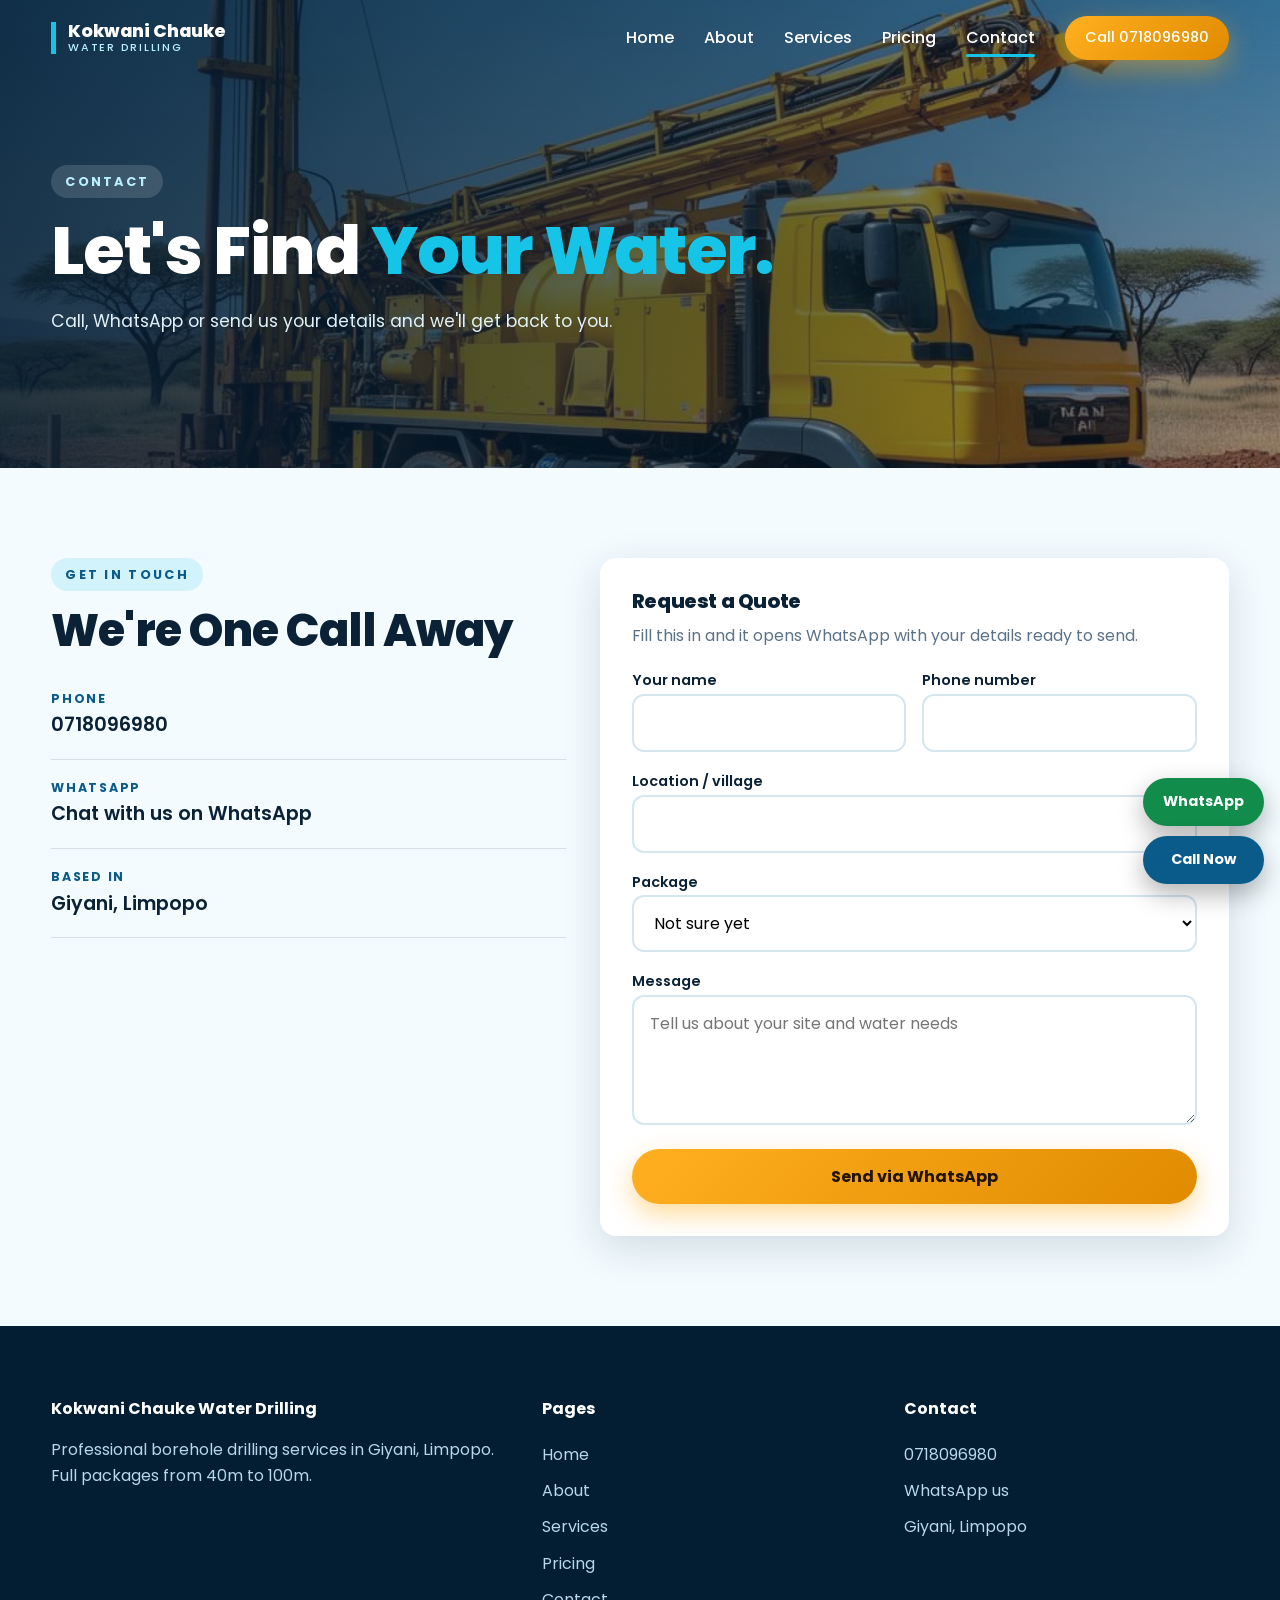
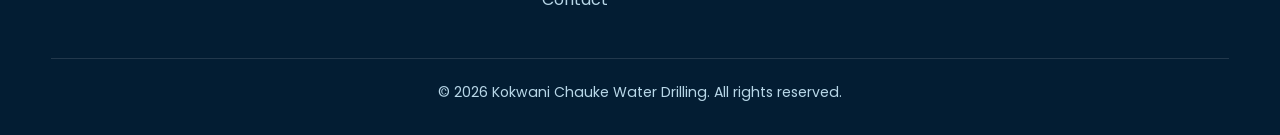
<file: contact.html>
<!DOCTYPE html>
<html lang="en">
<head>
<meta charset="UTF-8">
<meta name="viewport" content="width=device-width, initial-scale=1.0">
<title>Contact | Kokwani Chauke Water Drilling, Giyani</title>
<meta name="description" content="Contact Kokwani Chauke Water Drilling in Giyani, Limpopo. Call 0718096980 or WhatsApp for a borehole quote.">
<meta property="og:title" content="Contact | Kokwani Chauke Water Drilling, Giyani">
<meta property="og:description" content="Contact Kokwani Chauke Water Drilling in Giyani, Limpopo. Call 0718096980 or WhatsApp for a borehole quote.">
<meta property="og:type" content="website">
<meta name="theme-color" content="#031d33">
<link rel="preconnect" href="https://fonts.googleapis.com">
<link rel="preconnect" href="https://fonts.gstatic.com" crossorigin>
<link href="https://fonts.googleapis.com/css2?family=Poppins:wght@400;500;600;700;800&display=swap" rel="stylesheet">
<style>
/* Kokwani Chauke Water Drilling - styles (photo-based, no emoji) */
:root{--deep:#031d33;--navy:#06304f;--ocean:#0a5a8a;--aqua:#16c4e8;--foam:#b9f1ff;--amber:#ffb020;--amber-d:#e08a00;--ink:#0b2236;--muted:#5b7287;--bg:#f3fbff;--radius:16px;--shadow:0 12px 40px rgba(3,29,51,.14)}
*{box-sizing:border-box;margin:0;padding:0}
html{scroll-behavior:smooth}
body{font-family:'Poppins',system-ui,-apple-system,Segoe UI,Roboto,sans-serif;color:var(--ink);background:var(--bg);line-height:1.65;overflow-x:hidden}
img{max-width:100%;display:block}
a{color:inherit;text-decoration:none}
ul{list-style:none}
.container{width:min(1180px,92%);margin-inline:auto}
section{padding:90px 0;position:relative}
h1,h2,h3{line-height:1.15;font-weight:800;letter-spacing:-.02em}
h2{font-size:clamp(1.8rem,4.5vw,2.8rem);margin-bottom:14px}
.eyebrow{display:inline-block;font-weight:700;font-size:.8rem;letter-spacing:.18em;text-transform:uppercase;color:var(--ocean);background:rgba(22,196,232,.15);padding:6px 14px;border-radius:99px;margin-bottom:14px}
.lead{color:var(--muted);font-size:1.08rem;max-width:640px}
.center{text-align:center}.center .lead{margin-inline:auto}

/* Photo blocks: real image from images/ folder, gradient shows only if the file is missing */
.ph{background:var(--img) center/cover no-repeat,linear-gradient(135deg,var(--navy),var(--ocean))}

.btn{position:relative;overflow:hidden;display:inline-flex;align-items:center;justify-content:center;padding:15px 28px;border-radius:99px;font-weight:700;border:0;cursor:pointer;font-size:1rem;font-family:inherit;transition:transform .25s,box-shadow .25s}
.btn:hover{transform:translateY(-3px)}
.btn-primary{background:linear-gradient(135deg,var(--amber),var(--amber-d));color:#201300;box-shadow:0 10px 26px rgba(255,176,32,.45)}
.btn-aqua{background:linear-gradient(135deg,var(--aqua),var(--ocean));color:#fff;box-shadow:0 10px 26px rgba(22,196,232,.4)}
.btn-ghost{background:rgba(255,255,255,.12);color:#fff;border:2px solid rgba(255,255,255,.6)}
.ripple{position:absolute;border-radius:50%;background:rgba(255,255,255,.55);transform:scale(0);animation:ripple .6s linear;pointer-events:none}
@keyframes ripple{to{transform:scale(4);opacity:0}}

header{position:fixed;inset:0 0 auto 0;z-index:100;transition:background .3s,box-shadow .3s,padding .3s;padding:16px 0}
header.scrolled{background:rgba(3,29,51,.94);backdrop-filter:blur(12px);box-shadow:0 6px 30px rgba(0,0,0,.25);padding:10px 0}
.nav{display:flex;align-items:center;justify-content:space-between;gap:20px}
.logo{color:#fff;font-weight:800;font-size:1.1rem;line-height:1.1;border-left:5px solid var(--aqua);padding-left:12px}
.logo small{display:block;font-weight:500;font-size:.68rem;letter-spacing:.16em;color:var(--foam);text-transform:uppercase}
.menu{display:flex;align-items:center;gap:30px}
.menu a{color:#fff;font-weight:500;position:relative;padding:4px 0}
.menu a:not(.btn)::after{content:"";position:absolute;left:0;bottom:-2px;height:3px;width:0;border-radius:3px;background:var(--aqua);transition:width .3s}
.menu a:not(.btn):hover::after,.menu a.active::after{width:100%}
.menu .btn{padding:10px 20px;font-size:.9rem}
.burger{display:none;background:none;border:0;cursor:pointer;width:44px;height:44px;position:relative;z-index:120}
.burger span{position:absolute;left:9px;right:9px;height:3px;border-radius:3px;background:#fff;transition:.3s}
.burger span:nth-child(1){top:14px}.burger span:nth-child(2){top:21px}.burger span:nth-child(3){top:28px}
.burger.open span:nth-child(1){top:21px;transform:rotate(45deg)}
.burger.open span:nth-child(2){opacity:0}
.burger.open span:nth-child(3){top:21px;transform:rotate(-45deg)}

/* Hero with real photo background */
.hero{min-height:100vh;display:flex;align-items:center;color:#fff;padding:140px 0 110px;position:relative;
  background:linear-gradient(105deg,rgba(3,29,51,.88) 0%,rgba(3,29,51,.62) 55%,rgba(3,29,51,.35) 100%),var(--img) center/cover no-repeat,linear-gradient(160deg,var(--deep),var(--ocean))}
.page-hero{min-height:52vh;padding:150px 0 90px}
.hero .container{position:relative;z-index:2}
.hero h1{font-size:clamp(2.2rem,6vw,4.2rem);margin-bottom:18px;max-width:780px}
.hero h1 .grad{color:var(--aqua)}
.hero p.lead{color:#e1f1f8;margin-bottom:28px}
.hero .eyebrow{background:rgba(255,255,255,.14);color:var(--foam)}
.hero-cta{display:flex;flex-wrap:wrap;gap:14px}
.badges{display:flex;flex-wrap:wrap;gap:12px;margin-top:30px}
.badges span{background:rgba(255,255,255,.12);border:1px solid rgba(255,255,255,.25);padding:8px 16px;border-radius:99px;font-size:.88rem}

.stats{background:linear-gradient(135deg,var(--navy),var(--ocean));color:#fff;padding:50px 0}
.stats-grid{display:grid;grid-template-columns:repeat(4,1fr);gap:20px;text-align:center}
.stat b{display:block;font-size:clamp(2rem,5vw,3.2rem);color:var(--amber);font-weight:800}
.stat span{color:#cfeaf6;font-size:.95rem}

.grid{display:grid;gap:26px}
.g3{grid-template-columns:repeat(3,1fr)}.g2{grid-template-columns:repeat(2,1fr)}.g4{grid-template-columns:repeat(4,1fr)}
.card{background:#fff;border-radius:var(--radius);box-shadow:var(--shadow);overflow:hidden;transition:transform .35s,box-shadow .35s}
.card:hover{transform:translateY(-8px);box-shadow:0 24px 60px rgba(10,90,138,.25)}
.card .ph{height:220px;transition:transform .6s}
.card:hover .ph{transform:scale(1.05)}
.card .imgwrap{overflow:hidden}
.card .body{padding:26px 28px 30px}
.card h3{font-size:1.25rem;margin-bottom:10px}
.card p{color:var(--muted)}
.num{display:inline-block;font-weight:800;color:var(--aqua);font-size:.9rem;letter-spacing:.14em;margin-bottom:8px}
.dark{background:linear-gradient(180deg,var(--deep),var(--navy));color:#fff}
.dark .lead{color:#b8d7e8}
.dark .eyebrow{background:rgba(255,255,255,.12);color:var(--foam)}

.steps{display:grid;grid-template-columns:repeat(4,1fr);gap:24px;counter-reset:s}
.step{background:rgba(255,255,255,.07);border:1px solid rgba(255,255,255,.15);padding:34px 24px 26px;border-radius:var(--radius);counter-increment:s;position:relative;transition:.3s}
.step:hover{background:rgba(255,255,255,.14);transform:translateY(-6px)}
.step::before{content:counter(s);position:absolute;top:-20px;left:22px;width:42px;height:42px;border-radius:50%;background:var(--amber);color:#201300;font-weight:800;display:grid;place-items:center}
.step h3{margin:6px 0 8px;font-size:1.15rem}
.step p{color:#b8d7e8;font-size:.95rem}

/* Gallery */
.gallery{display:grid;grid-template-columns:repeat(4,1fr);gap:16px;margin-top:44px}
.gallery .ph{height:300px;border-radius:var(--radius);box-shadow:var(--shadow);transition:transform .4s}
.gallery .ph:hover{transform:scale(1.03)}

/* Pricing */
.price{text-align:center;padding:34px 24px;position:relative}
.price.featured{background:linear-gradient(180deg,var(--navy),var(--ocean));color:#fff;transform:scale(1.04)}
.price.featured p,.price.featured li{color:#d6ecf7}
.price.featured:hover{transform:scale(1.04) translateY(-8px)}
.ribbon{position:absolute;top:18px;right:-38px;background:var(--amber);color:#201300;font-weight:800;font-size:.75rem;padding:6px 44px;transform:rotate(40deg);letter-spacing:.08em}
.depth{font-size:3.4rem;font-weight:800;color:var(--ocean)}
.price.featured .depth{color:var(--amber)}
.depth small{font-size:1.2rem}
.bar{height:8px;border-radius:8px;background:rgba(10,90,138,.15);margin:10px auto 18px;width:70%;overflow:hidden}
.bar i{display:block;height:100%;width:var(--w);background:linear-gradient(90deg,var(--aqua),var(--ocean))}
.price.featured .bar{background:rgba(255,255,255,.2)}
.amount{font-size:1.5rem;font-weight:800;margin:8px 0}
.price ul{text-align:left;margin:18px 0 24px}
.price li{padding:8px 0 8px 22px;position:relative;border-bottom:1px dashed rgba(91,114,135,.25);color:var(--muted)}
.price li::before{content:"";position:absolute;left:0;top:17px;width:8px;height:8px;border-radius:50%;background:var(--aqua)}
.note{background:#fff7e0;border-left:5px solid var(--amber);padding:16px 20px;border-radius:12px;color:#5a4300;margin-top:36px}

.cta{background:linear-gradient(rgba(6,48,79,.86),rgba(10,90,138,.86)),var(--img) center/cover no-repeat,linear-gradient(135deg,var(--ocean),var(--aqua));color:#fff;text-align:center}
.cta p{margin-bottom:26px;opacity:.95}
.cta .btn+.btn{margin-left:10px}

.split{display:grid;grid-template-columns:1fr 1fr;gap:50px;align-items:center}
.visual{border-radius:24px;min-height:420px;box-shadow:var(--shadow)}
.checks li{padding:8px 0 8px 34px;position:relative;font-weight:500}
.checks li::before{content:"";position:absolute;left:0;top:13px;width:20px;height:20px;border-radius:50%;background:var(--aqua)}
.checks li::after{content:"";position:absolute;left:7px;top:17px;width:5px;height:9px;border:solid #fff;border-width:0 2px 2px 0;transform:rotate(45deg)}

.contact-grid{display:grid;grid-template-columns:.9fr 1.1fr;gap:34px}
.info-item{padding:18px 0;border-bottom:1px solid rgba(91,114,135,.2)}
.info-item b{display:block;color:var(--ocean);text-transform:uppercase;font-size:.78rem;letter-spacing:.14em}
.info-item a,.info-item span{font-size:1.2rem;font-weight:600}
.formcard{padding:32px}
form{display:grid;gap:16px}
label{font-weight:600;font-size:.9rem}
input,select,textarea{width:100%;padding:14px 16px;border-radius:12px;border:2px solid #d5e6ef;font:inherit;background:#fff;transition:border .25s,box-shadow .25s}
input:focus,select:focus,textarea:focus{outline:0;border-color:var(--aqua);box-shadow:0 0 0 4px rgba(22,196,232,.2)}
textarea{min-height:130px;resize:vertical}
.row{display:grid;grid-template-columns:1fr 1fr;gap:16px}

footer{background:var(--deep);color:#b8d7e8;padding:70px 0 30px}
.foot-grid{display:grid;grid-template-columns:1.4fr 1fr 1fr;gap:36px}
footer h4{color:#fff;margin-bottom:14px}
footer li{padding:5px 0}
footer a:hover{color:var(--aqua)}
.copy{border-top:1px solid rgba(255,255,255,.12);margin-top:40px;padding-top:22px;text-align:center;font-size:.88rem}

.float{position:fixed;right:16px;bottom:16px;z-index:90;display:flex;flex-direction:column;gap:10px}
.float a{padding:12px 20px;border-radius:99px;font-weight:700;font-size:.9rem;color:#fff;text-align:center;box-shadow:0 10px 26px rgba(0,0,0,.3);transition:transform .25s}
.float a:hover{transform:scale(1.06)}
.fw{background:#128c4a}.fc{background:var(--ocean)}

.reveal{opacity:0;transform:translateY(40px);transition:opacity .8s,transform .8s}
.reveal.l{transform:translateX(-50px)}.reveal.r{transform:translateX(50px)}
.reveal.in{opacity:1;transform:none}
.d1{transition-delay:.1s}.d2{transition-delay:.2s}.d3{transition-delay:.3s}

@media(max-width:980px){
  .split,.contact-grid{grid-template-columns:1fr}
  .g3,.g4,.steps,.gallery{grid-template-columns:repeat(2,1fr)}
  .stats-grid{grid-template-columns:repeat(2,1fr)}
  .foot-grid{grid-template-columns:1fr 1fr}
  .price.featured{transform:none}.price.featured:hover{transform:translateY(-8px)}
}
@media(max-width:760px){
  section{padding:64px 0}
  .burger{display:block}
  .menu{position:fixed;inset:0 0 0 auto;width:min(82%,330px);background:var(--deep);flex-direction:column;align-items:flex-start;justify-content:center;gap:22px;padding:40px 32px;transform:translateX(100%);transition:transform .4s;box-shadow:-20px 0 60px rgba(0,0,0,.5)}
  .menu.open{transform:none}
  .menu a{font-size:1.15rem}
  .hero{padding:120px 0 80px;min-height:auto}
  .g3,.g2,.g4,.steps,.row,.foot-grid,.gallery{grid-template-columns:1fr}
  .btn{width:100%}
  .hero-cta{flex-direction:column}
  .cta .btn+.btn{margin:12px 0 0}
  .visual{min-height:300px}
  .float{flex-direction:row;left:12px;right:12px;bottom:12px}
  .float a{flex:1}
}
@media(prefers-reduced-motion:reduce){*{animation:none!important;transition:none!important}.reveal{opacity:1;transform:none}}


.ptable{max-width:860px;margin:0 auto;background:#fff;border-radius:22px;box-shadow:var(--shadow);overflow:hidden;border:1px solid #d5e6ef}
.phead{display:flex;justify-content:space-between;gap:12px;background:linear-gradient(135deg,var(--navy),var(--ocean));color:#fff;padding:20px 28px;font-weight:700;text-transform:uppercase;letter-spacing:.08em;font-size:.85rem}
.prow{display:flex;justify-content:space-between;align-items:center;gap:12px;padding:20px 28px;border-top:1px solid #e6f0f5;font-weight:700;transition:background .25s,padding .25s}
.prow:nth-child(odd){background:#f8fcfe}
.prow:hover{background:#e8f8fd;padding-left:34px}
.prow.pop{background:#fff6e0;border-left:6px solid var(--amber)}
.pd em{font-style:normal;background:var(--amber);color:#201300;font-size:.72rem;padding:3px 10px;border-radius:99px;margin-left:10px;letter-spacing:.05em;text-transform:uppercase;vertical-align:middle}
.pp{color:var(--ocean);font-size:1.2rem;white-space:nowrap}
.prow.pop .pp{color:var(--amber-d)}
.pinc{padding:26px 28px 30px;border-top:2px solid #d5e6ef;background:#fbfeff}
.pinc h4{text-transform:uppercase;letter-spacing:.08em;font-size:.9rem;margin-bottom:12px}
.pgrid{display:grid;grid-template-columns:1fr 1fr;gap:4px 24px}
.pgrid li{padding:6px 0 6px 28px;position:relative;color:var(--muted)}
.pgrid li::before{content:"";position:absolute;left:0;top:11px;width:16px;height:16px;border-radius:50%;background:var(--aqua)}
.pgrid li::after{content:"";position:absolute;left:5px;top:14px;width:4px;height:8px;border:solid #fff;border-width:0 2px 2px 0;transform:rotate(45deg)}
.pnote{margin-top:14px;background:#fff;border:1px solid #d5e6ef;border-radius:12px;padding:10px 16px;font-size:.9rem;color:var(--muted)}
.tgrid{display:grid;grid-template-columns:repeat(2,1fr);gap:26px;margin-top:48px}
.tcard{background:#fff;color:var(--ink);border-radius:var(--radius);padding:30px;box-shadow:var(--shadow);transition:transform .35s}
.tcard:hover{transform:translateY(-6px)}
.tcard blockquote{font-style:italic;color:var(--muted);margin:14px 0 20px}
.tcard figcaption b{display:block}
.tcard figcaption span{color:var(--muted);font-size:.9rem}
.stars{display:flex;gap:4px}
.stars i{width:22px;height:22px;background:var(--amber);clip-path:polygon(50% 0,62% 36%,100% 38%,70% 60%,81% 96%,50% 74%,19% 96%,30% 60%,0 38%,38% 36%)}
@media(max-width:760px){.pgrid,.tgrid{grid-template-columns:1fr}.phead,.prow{padding:16px 18px}.pinc{padding:22px 18px}.pd em{display:inline-block;margin:6px 0 0 0}.prow:hover{padding-left:18px}.ptable{border-radius:16px}}
@media(max-width:760px){.btn+.btn{margin-left:0!important;margin-top:12px}}
</style>
</head>
<body>
<header>
  <div class="container nav">
    <a href="index.html" class="logo">Kokwani Chauke<small>Water Drilling</small></a>
    <button class="burger" aria-label="Menu" aria-expanded="false"><span></span><span></span><span></span></button>
    <nav class="menu"><a href="index.html">Home</a><a href="about.html">About</a><a href="services.html">Services</a><a href="pricing.html">Pricing</a><a href="contact.html" class="active">Contact</a><a href="tel:+27718096980" class="btn btn-primary">Call 0718096980</a></nav>
  </div>
</header>
<section class="hero page-hero" style="--img:url(cta.jpg)">
  <div class="container">
    <span class="eyebrow">Contact</span>
    <h1>Let's Find <span class="grad">Your Water.</span></h1>
    <p class="lead">Call, WhatsApp or send us your details and we'll get back to you.</p>
  </div>
</section>
<section>
  <div class="container contact-grid">
    <div class="reveal l">
      <span class="eyebrow">Get in touch</span>
      <h2>We're One Call Away</h2>
      <div class="info-item"><b>Phone</b><a href="tel:+27718096980">0718096980</a></div>
      <div class="info-item"><b>WhatsApp</b><a href="https://wa.me/27718096980">Chat with us on WhatsApp</a></div>
      <div class="info-item"><b>Based in</b><span>Giyani, Limpopo</span></div>
    </div>
    <div class="card formcard reveal r">
      <h3>Request a Quote</h3>
      <p style="margin:8px 0 18px">Fill this in and it opens WhatsApp with your details ready to send.</p>
      <form id="quoteForm">
        <div class="row">
          <div><label for="name">Your name</label><input id="name" name="name" required autocomplete="name"></div>
          <div><label for="phone">Phone number</label><input id="phone" name="phone" type="tel" required autocomplete="tel"></div>
        </div>
        <div><label for="location">Location / village</label><input id="location" name="location" required></div>
        <div><label for="package">Package</label><select id="package" name="package"><option>Not sure yet</option><option>40m</option><option>50m</option><option>60m</option><option>70m</option><option>80m</option><option>90m</option><option>100m</option></select></div>
        <div><label for="message">Message</label><textarea id="message" name="message" placeholder="Tell us about your site and water needs"></textarea></div>
        <button class="btn btn-primary" type="submit">Send via WhatsApp</button>
      </form>
    </div>
  </div>
</section>
<footer>
  <div class="container foot-grid">
    <div><h4>Kokwani Chauke Water Drilling</h4><p>Professional borehole drilling services in Giyani, Limpopo. Full packages from 40m to 100m.</p></div>
    <div><h4>Pages</h4><ul><li><a href="index.html">Home</a></li><li><a href="about.html">About</a></li><li><a href="services.html">Services</a></li><li><a href="pricing.html">Pricing</a></li><li><a href="contact.html">Contact</a></li></ul></div>
    <div><h4>Contact</h4><ul><li><a href="tel:+27718096980">0718096980</a></li><li><a href="https://wa.me/27718096980">WhatsApp us</a></li><li>Giyani, Limpopo</li></ul></div>
  </div>
  <div class="container copy">&copy; <span id="year">2026</span> Kokwani Chauke Water Drilling. All rights reserved.</div>
</footer>
<div class="float"><a class="fw" href="https://wa.me/27718096980">WhatsApp</a><a class="fc" href="tel:+27718096980">Call Now</a></div>
<script>
/* Kokwani Chauke Water Drilling - scripts */
(function(){
  var PHONE_WA = '27718096980';
  var header = document.querySelector('header');
  function onScroll(){ if(header) header.classList.toggle('scrolled', window.scrollY > 40); }
  window.addEventListener('scroll', onScroll, {passive:true}); onScroll();

  var burger = document.querySelector('.burger'), menu = document.querySelector('.menu');
  if(burger && menu){
    burger.addEventListener('click', function(){
      burger.classList.toggle('open'); menu.classList.toggle('open');
      burger.setAttribute('aria-expanded', menu.classList.contains('open'));
    });
    menu.querySelectorAll('a').forEach(function(a){
      a.addEventListener('click', function(){ burger.classList.remove('open'); menu.classList.remove('open'); });
    });
  }

  var io = ('IntersectionObserver' in window) ? new IntersectionObserver(function(es){
    es.forEach(function(e){ if(e.isIntersecting){ e.target.classList.add('in'); io.unobserve(e.target); } });
  }, {threshold:.15}) : null;
  document.querySelectorAll('.reveal').forEach(function(el){ if(io) io.observe(el); else el.classList.add('in'); });

  var cio = ('IntersectionObserver' in window) ? new IntersectionObserver(function(es){
    es.forEach(function(e){
      if(!e.isIntersecting) return;
      var el = e.target, end = +el.dataset.count, suf = el.dataset.suffix || '', n = 0, step = Math.max(1, Math.ceil(end/60));
      var t = setInterval(function(){ n += step; if(n >= end){ n = end; clearInterval(t); } el.textContent = n + suf; }, 25);
      cio.unobserve(el);
    });
  }, {threshold:.5}) : null;
  document.querySelectorAll('[data-count]').forEach(function(el){
    if(cio) cio.observe(el); else el.textContent = el.dataset.count + (el.dataset.suffix || '');
  });

  document.querySelectorAll('.btn').forEach(function(b){
    b.addEventListener('click', function(ev){
      var r = b.getBoundingClientRect(), s = Math.max(r.width, r.height), sp = document.createElement('span');
      sp.className = 'ripple';
      sp.style.cssText = 'width:'+s+'px;height:'+s+'px;left:'+(ev.clientX-r.left-s/2)+'px;top:'+(ev.clientY-r.top-s/2)+'px';
      b.appendChild(sp); setTimeout(function(){ sp.remove(); }, 650);
    });
  });

  var form = document.getElementById('quoteForm');
  if(form){
    var p = new URLSearchParams(location.search).get('package'), sel = document.getElementById('package');
    if(p && sel){ for(var i=0;i<sel.options.length;i++){ if(sel.options[i].text===p) sel.selectedIndex=i; } }
    form.addEventListener('submit', function(e){
      e.preventDefault();
      var f = new FormData(form);
      var msg = 'Hello Kokwani Chauke Water Drilling,%0A%0A' +
        'Name: ' + encodeURIComponent(f.get('name')) + '%0A' +
        'Phone: ' + encodeURIComponent(f.get('phone')) + '%0A' +
        'Location: ' + encodeURIComponent(f.get('location')) + '%0A' +
        'Package: ' + encodeURIComponent(f.get('package')) + '%0A' +
        'Message: ' + encodeURIComponent(f.get('message'));
      window.open('https://wa.me/' + PHONE_WA + '?text=' + msg, '_blank');
    });
  }
  var y = document.getElementById('year'); if(y) y.textContent = new Date().getFullYear();
})();

</script>
</body>
</html>
</file>
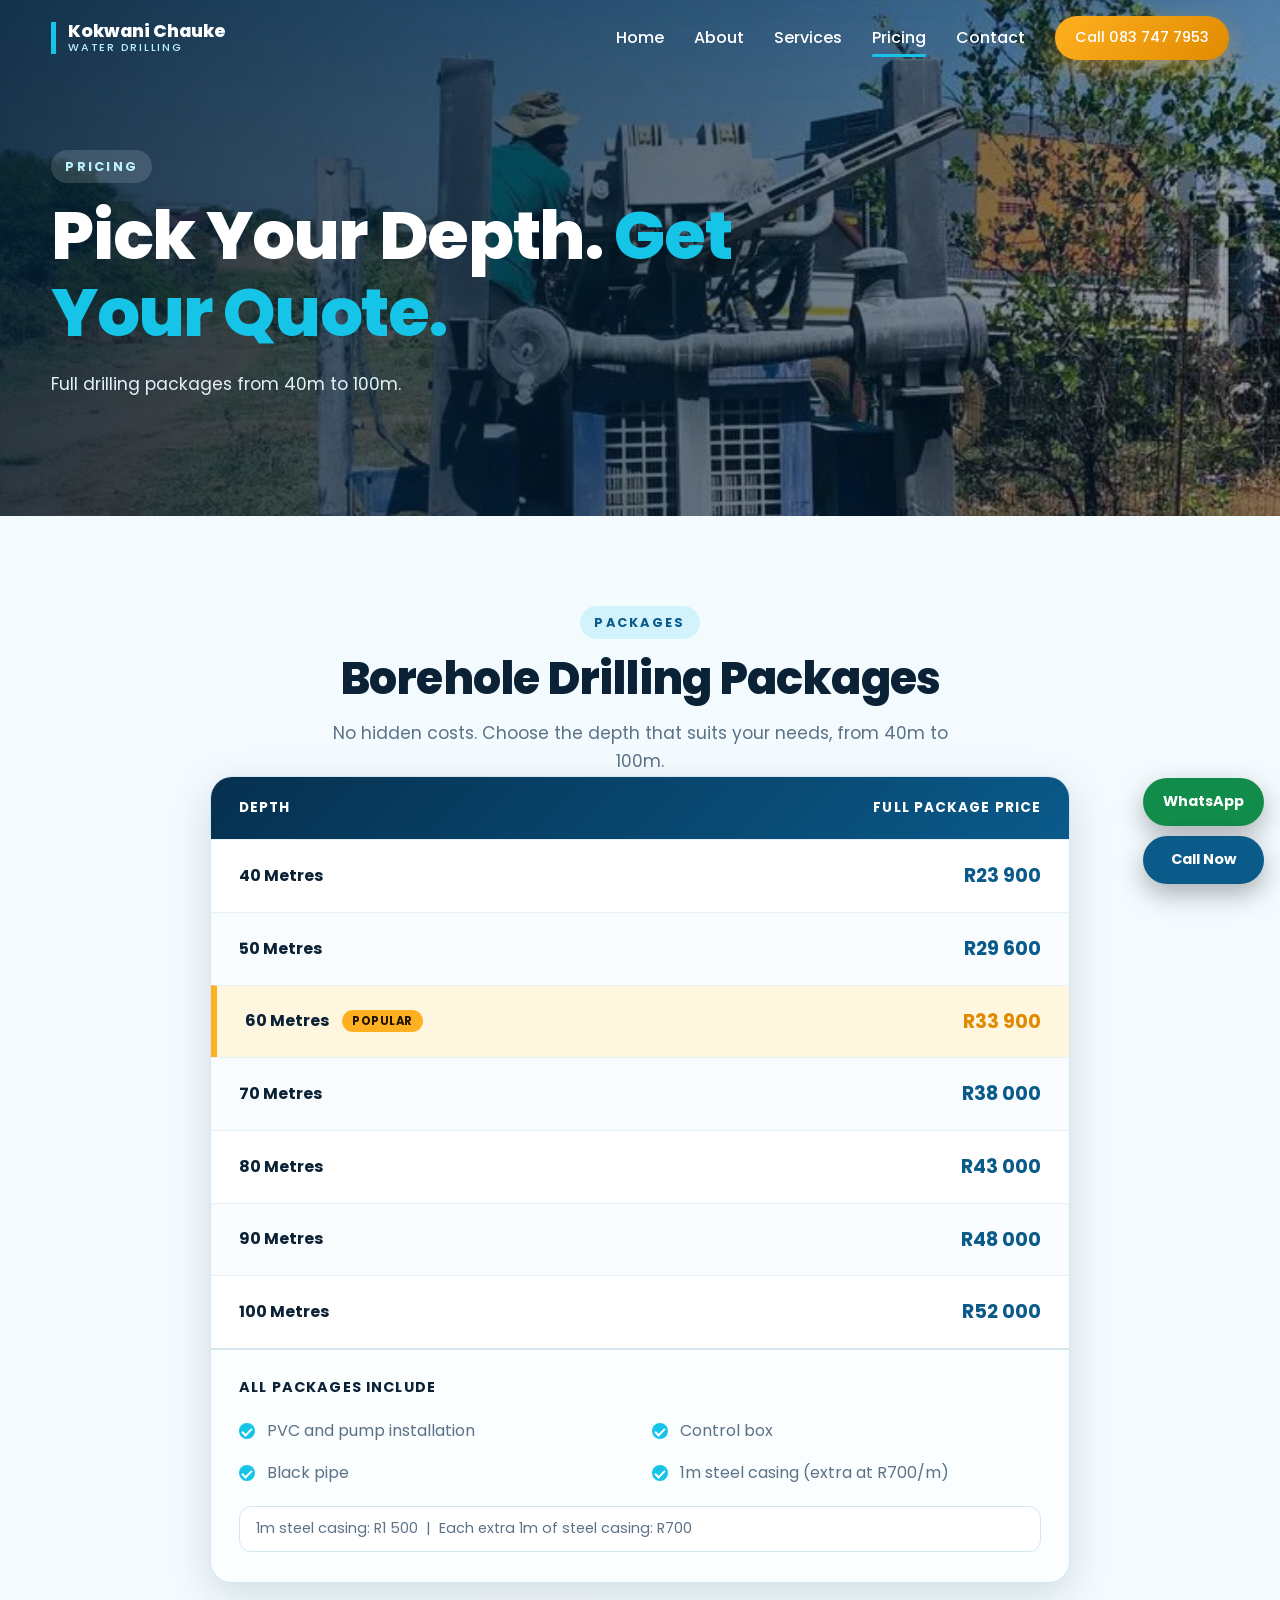
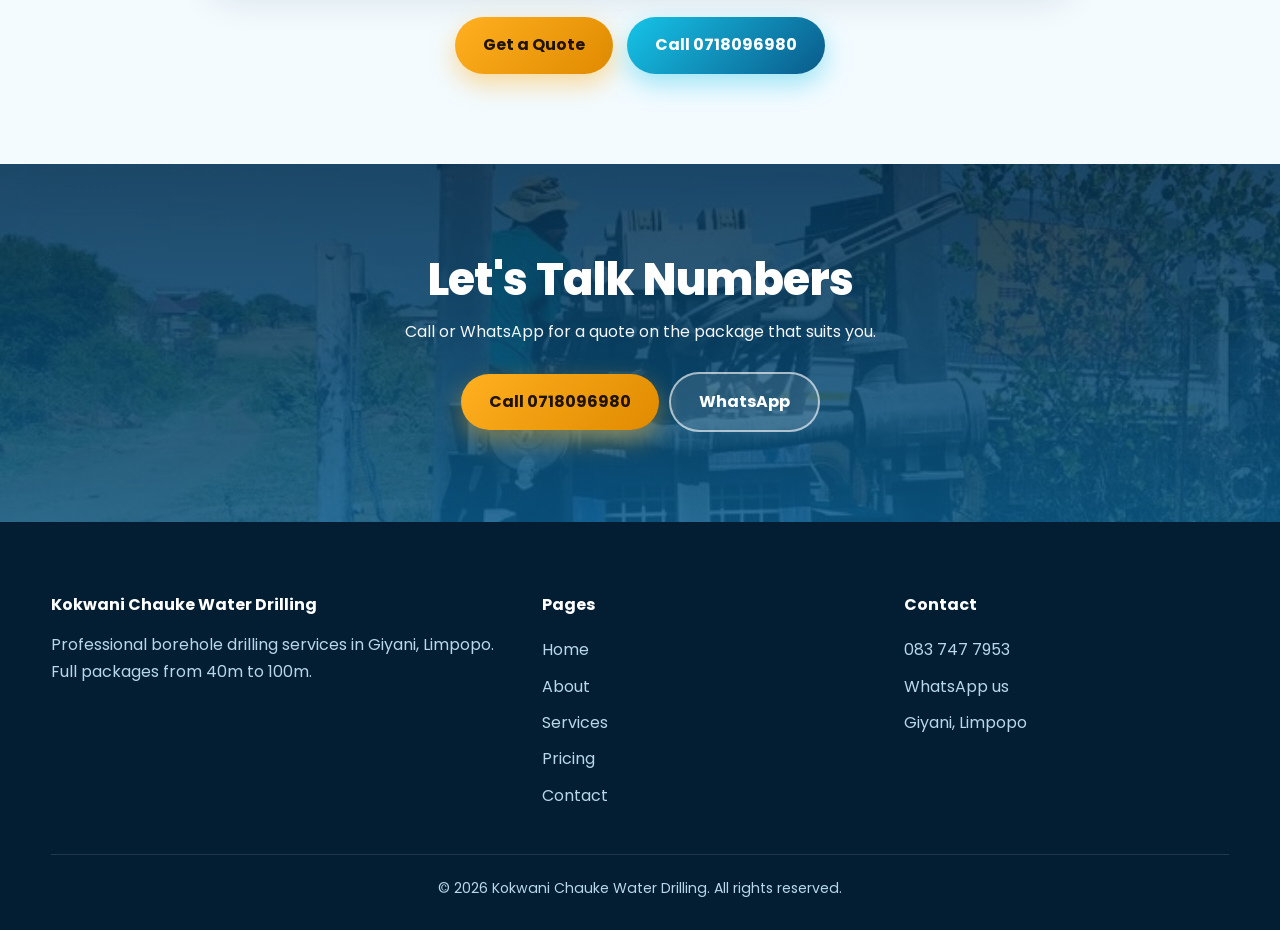
<file: pricing.html>
<!DOCTYPE html>
<html lang="en">
<head>
<meta charset="UTF-8">
<meta name="viewport" content="width=device-width, initial-scale=1.0">
<title>Pricing | Kokwani Chauke Water Drilling, Giyani</title>
<meta name="description" content="Borehole drilling packages from 40m to 100m in Giyani, Limpopo. Call 0718096980 for your quote.">
<meta property="og:title" content="Pricing | Kokwani Chauke Water Drilling, Giyani">
<meta property="og:description" content="Borehole drilling packages from 40m to 100m in Giyani, Limpopo. Call 0718096980  for your quote.">
<meta property="og:type" content="website">
<meta name="theme-color" content="#031d33">
<link rel="preconnect" href="https://fonts.googleapis.com">
<link rel="preconnect" href="https://fonts.gstatic.com" crossorigin>
<link href="https://fonts.googleapis.com/css2?family=Poppins:wght@400;500;600;700;800&display=swap" rel="stylesheet">
<style>
/* Kokwani Chauke Water Drilling - styles (photo-based, no emoji) */
:root{--deep:#031d33;--navy:#06304f;--ocean:#0a5a8a;--aqua:#16c4e8;--foam:#b9f1ff;--amber:#ffb020;--amber-d:#e08a00;--ink:#0b2236;--muted:#5b7287;--bg:#f3fbff;--radius:16px;--shadow:0 12px 40px rgba(3,29,51,.14)}
*{box-sizing:border-box;margin:0;padding:0}
html{scroll-behavior:smooth}
body{font-family:'Poppins',system-ui,-apple-system,Segoe UI,Roboto,sans-serif;color:var(--ink);background:var(--bg);line-height:1.65;overflow-x:hidden}
img{max-width:100%;display:block}
a{color:inherit;text-decoration:none}
ul{list-style:none}
.container{width:min(1180px,92%);margin-inline:auto}
section{padding:90px 0;position:relative}
h1,h2,h3{line-height:1.15;font-weight:800;letter-spacing:-.02em}
h2{font-size:clamp(1.8rem,4.5vw,2.8rem);margin-bottom:14px}
.eyebrow{display:inline-block;font-weight:700;font-size:.8rem;letter-spacing:.18em;text-transform:uppercase;color:var(--ocean);background:rgba(22,196,232,.15);padding:6px 14px;border-radius:99px;margin-bottom:14px}
.lead{color:var(--muted);font-size:1.08rem;max-width:640px}
.center{text-align:center}.center .lead{margin-inline:auto}

/* Photo blocks: real image from images/ folder, gradient shows only if the file is missing */
.ph{background:var(--img) center/cover no-repeat,linear-gradient(135deg,var(--navy),var(--ocean))}

.btn{position:relative;overflow:hidden;display:inline-flex;align-items:center;justify-content:center;padding:15px 28px;border-radius:99px;font-weight:700;border:0;cursor:pointer;font-size:1rem;font-family:inherit;transition:transform .25s,box-shadow .25s}
.btn:hover{transform:translateY(-3px)}
.btn-primary{background:linear-gradient(135deg,var(--amber),var(--amber-d));color:#201300;box-shadow:0 10px 26px rgba(255,176,32,.45)}
.btn-aqua{background:linear-gradient(135deg,var(--aqua),var(--ocean));color:#fff;box-shadow:0 10px 26px rgba(22,196,232,.4)}
.btn-ghost{background:rgba(255,255,255,.12);color:#fff;border:2px solid rgba(255,255,255,.6)}
.ripple{position:absolute;border-radius:50%;background:rgba(255,255,255,.55);transform:scale(0);animation:ripple .6s linear;pointer-events:none}
@keyframes ripple{to{transform:scale(4);opacity:0}}

header{position:fixed;inset:0 0 auto 0;z-index:100;transition:background .3s,box-shadow .3s,padding .3s;padding:16px 0}
header.scrolled{background:rgba(3,29,51,.94);backdrop-filter:blur(12px);box-shadow:0 6px 30px rgba(0,0,0,.25);padding:10px 0}
.nav{display:flex;align-items:center;justify-content:space-between;gap:20px}
.logo{color:#fff;font-weight:800;font-size:1.1rem;line-height:1.1;border-left:5px solid var(--aqua);padding-left:12px}
.logo small{display:block;font-weight:500;font-size:.68rem;letter-spacing:.16em;color:var(--foam);text-transform:uppercase}
.menu{display:flex;align-items:center;gap:30px}
.menu a{color:#fff;font-weight:500;position:relative;padding:4px 0}
.menu a:not(.btn)::after{content:"";position:absolute;left:0;bottom:-2px;height:3px;width:0;border-radius:3px;background:var(--aqua);transition:width .3s}
.menu a:not(.btn):hover::after,.menu a.active::after{width:100%}
.menu .btn{padding:10px 20px;font-size:.9rem}
.burger{display:none;background:none;border:0;cursor:pointer;width:44px;height:44px;position:relative;z-index:120}
.burger span{position:absolute;left:9px;right:9px;height:3px;border-radius:3px;background:#fff;transition:.3s}
.burger span:nth-child(1){top:14px}.burger span:nth-child(2){top:21px}.burger span:nth-child(3){top:28px}
.burger.open span:nth-child(1){top:21px;transform:rotate(45deg)}
.burger.open span:nth-child(2){opacity:0}
.burger.open span:nth-child(3){top:21px;transform:rotate(-45deg)}

/* Hero with real photo background */
.hero{min-height:100vh;display:flex;align-items:center;color:#fff;padding:140px 0 110px;position:relative;
  background:linear-gradient(105deg,rgba(3,29,51,.88) 0%,rgba(3,29,51,.62) 55%,rgba(3,29,51,.35) 100%),var(--img) center/cover no-repeat,linear-gradient(160deg,var(--deep),var(--ocean))}
.page-hero{min-height:52vh;padding:150px 0 90px}
.hero .container{position:relative;z-index:2}
.hero h1{font-size:clamp(2.2rem,6vw,4.2rem);margin-bottom:18px;max-width:780px}
.hero h1 .grad{color:var(--aqua)}
.hero p.lead{color:#e1f1f8;margin-bottom:28px}
.hero .eyebrow{background:rgba(255,255,255,.14);color:var(--foam)}
.hero-cta{display:flex;flex-wrap:wrap;gap:14px}
.badges{display:flex;flex-wrap:wrap;gap:12px;margin-top:30px}
.badges span{background:rgba(255,255,255,.12);border:1px solid rgba(255,255,255,.25);padding:8px 16px;border-radius:99px;font-size:.88rem}

.stats{background:linear-gradient(135deg,var(--navy),var(--ocean));color:#fff;padding:50px 0}
.stats-grid{display:grid;grid-template-columns:repeat(4,1fr);gap:20px;text-align:center}
.stat b{display:block;font-size:clamp(2rem,5vw,3.2rem);color:var(--amber);font-weight:800}
.stat span{color:#cfeaf6;font-size:.95rem}

.grid{display:grid;gap:26px}
.g3{grid-template-columns:repeat(3,1fr)}.g2{grid-template-columns:repeat(2,1fr)}.g4{grid-template-columns:repeat(4,1fr)}
.card{background:#fff;border-radius:var(--radius);box-shadow:var(--shadow);overflow:hidden;transition:transform .35s,box-shadow .35s}
.card:hover{transform:translateY(-8px);box-shadow:0 24px 60px rgba(10,90,138,.25)}
.card .ph{height:220px;transition:transform .6s}
.card:hover .ph{transform:scale(1.05)}
.card .imgwrap{overflow:hidden}
.card .body{padding:26px 28px 30px}
.card h3{font-size:1.25rem;margin-bottom:10px}
.card p{color:var(--muted)}
.num{display:inline-block;font-weight:800;color:var(--aqua);font-size:.9rem;letter-spacing:.14em;margin-bottom:8px}
.dark{background:linear-gradient(180deg,var(--deep),var(--navy));color:#fff}
.dark .lead{color:#b8d7e8}
.dark .eyebrow{background:rgba(255,255,255,.12);color:var(--foam)}

.steps{display:grid;grid-template-columns:repeat(4,1fr);gap:24px;counter-reset:s}
.step{background:rgba(255,255,255,.07);border:1px solid rgba(255,255,255,.15);padding:34px 24px 26px;border-radius:var(--radius);counter-increment:s;position:relative;transition:.3s}
.step:hover{background:rgba(255,255,255,.14);transform:translateY(-6px)}
.step::before{content:counter(s);position:absolute;top:-20px;left:22px;width:42px;height:42px;border-radius:50%;background:var(--amber);color:#201300;font-weight:800;display:grid;place-items:center}
.step h3{margin:6px 0 8px;font-size:1.15rem}
.step p{color:#b8d7e8;font-size:.95rem}

/* Gallery */
.gallery{display:grid;grid-template-columns:repeat(4,1fr);gap:16px;margin-top:44px}
.gallery .ph{height:300px;border-radius:var(--radius);box-shadow:var(--shadow);transition:transform .4s}
.gallery .ph:hover{transform:scale(1.03)}

/* Pricing */
.price{text-align:center;padding:34px 24px;position:relative}
.price.featured{background:linear-gradient(180deg,var(--navy),var(--ocean));color:#fff;transform:scale(1.04)}
.price.featured p,.price.featured li{color:#d6ecf7}
.price.featured:hover{transform:scale(1.04) translateY(-8px)}
.ribbon{position:absolute;top:18px;right:-38px;background:var(--amber);color:#201300;font-weight:800;font-size:.75rem;padding:6px 44px;transform:rotate(40deg);letter-spacing:.08em}
.depth{font-size:3.4rem;font-weight:800;color:var(--ocean)}
.price.featured .depth{color:var(--amber)}
.depth small{font-size:1.2rem}
.bar{height:8px;border-radius:8px;background:rgba(10,90,138,.15);margin:10px auto 18px;width:70%;overflow:hidden}
.bar i{display:block;height:100%;width:var(--w);background:linear-gradient(90deg,var(--aqua),var(--ocean))}
.price.featured .bar{background:rgba(255,255,255,.2)}
.amount{font-size:1.5rem;font-weight:800;margin:8px 0}
.price ul{text-align:left;margin:18px 0 24px}
.price li{padding:8px 0 8px 22px;position:relative;border-bottom:1px dashed rgba(91,114,135,.25);color:var(--muted)}
.price li::before{content:"";position:absolute;left:0;top:17px;width:8px;height:8px;border-radius:50%;background:var(--aqua)}
.note{background:#fff7e0;border-left:5px solid var(--amber);padding:16px 20px;border-radius:12px;color:#5a4300;margin-top:36px}

.cta{background:linear-gradient(rgba(6,48,79,.86),rgba(10,90,138,.86)),var(--img) center/cover no-repeat,linear-gradient(135deg,var(--ocean),var(--aqua));color:#fff;text-align:center}
.cta p{margin-bottom:26px;opacity:.95}
.cta .btn+.btn{margin-left:10px}

.split{display:grid;grid-template-columns:1fr 1fr;gap:50px;align-items:center}
.visual{border-radius:24px;min-height:420px;box-shadow:var(--shadow)}
.checks li{padding:8px 0 8px 34px;position:relative;font-weight:500}
.checks li::before{content:"";position:absolute;left:0;top:13px;width:20px;height:20px;border-radius:50%;background:var(--aqua)}
.checks li::after{content:"";position:absolute;left:7px;top:17px;width:5px;height:9px;border:solid #fff;border-width:0 2px 2px 0;transform:rotate(45deg)}

.contact-grid{display:grid;grid-template-columns:.9fr 1.1fr;gap:34px}
.info-item{padding:18px 0;border-bottom:1px solid rgba(91,114,135,.2)}
.info-item b{display:block;color:var(--ocean);text-transform:uppercase;font-size:.78rem;letter-spacing:.14em}
.info-item a,.info-item span{font-size:1.2rem;font-weight:600}
.formcard{padding:32px}
form{display:grid;gap:16px}
label{font-weight:600;font-size:.9rem}
input,select,textarea{width:100%;padding:14px 16px;border-radius:12px;border:2px solid #d5e6ef;font:inherit;background:#fff;transition:border .25s,box-shadow .25s}
input:focus,select:focus,textarea:focus{outline:0;border-color:var(--aqua);box-shadow:0 0 0 4px rgba(22,196,232,.2)}
textarea{min-height:130px;resize:vertical}
.row{display:grid;grid-template-columns:1fr 1fr;gap:16px}

footer{background:var(--deep);color:#b8d7e8;padding:70px 0 30px}
.foot-grid{display:grid;grid-template-columns:1.4fr 1fr 1fr;gap:36px}
footer h4{color:#fff;margin-bottom:14px}
footer li{padding:5px 0}
footer a:hover{color:var(--aqua)}
.copy{border-top:1px solid rgba(255,255,255,.12);margin-top:40px;padding-top:22px;text-align:center;font-size:.88rem}

.float{position:fixed;right:16px;bottom:16px;z-index:90;display:flex;flex-direction:column;gap:10px}
.float a{padding:12px 20px;border-radius:99px;font-weight:700;font-size:.9rem;color:#fff;text-align:center;box-shadow:0 10px 26px rgba(0,0,0,.3);transition:transform .25s}
.float a:hover{transform:scale(1.06)}
.fw{background:#128c4a}.fc{background:var(--ocean)}

.reveal{opacity:0;transform:translateY(40px);transition:opacity .8s,transform .8s}
.reveal.l{transform:translateX(-50px)}.reveal.r{transform:translateX(50px)}
.reveal.in{opacity:1;transform:none}
.d1{transition-delay:.1s}.d2{transition-delay:.2s}.d3{transition-delay:.3s}

@media(max-width:980px){
  .split,.contact-grid{grid-template-columns:1fr}
  .g3,.g4,.steps,.gallery{grid-template-columns:repeat(2,1fr)}
  .stats-grid{grid-template-columns:repeat(2,1fr)}
  .foot-grid{grid-template-columns:1fr 1fr}
  .price.featured{transform:none}.price.featured:hover{transform:translateY(-8px)}
}
@media(max-width:760px){
  section{padding:64px 0}
  .burger{display:block}
  .menu{position:fixed;inset:0 0 0 auto;width:min(82%,330px);background:var(--deep);flex-direction:column;align-items:flex-start;justify-content:center;gap:22px;padding:40px 32px;transform:translateX(100%);transition:transform .4s;box-shadow:-20px 0 60px rgba(0,0,0,.5)}
  .menu.open{transform:none}
  .menu a{font-size:1.15rem}
  .hero{padding:120px 0 80px;min-height:auto}
  .g3,.g2,.g4,.steps,.row,.foot-grid,.gallery{grid-template-columns:1fr}
  .btn{width:100%}
  .hero-cta{flex-direction:column}
  .cta .btn+.btn{margin:12px 0 0}
  .visual{min-height:300px}
  .float{flex-direction:row;left:12px;right:12px;bottom:12px}
  .float a{flex:1}
}
@media(prefers-reduced-motion:reduce){*{animation:none!important;transition:none!important}.reveal{opacity:1;transform:none}}


.ptable{max-width:860px;margin:0 auto;background:#fff;border-radius:22px;box-shadow:var(--shadow);overflow:hidden;border:1px solid #d5e6ef}
.phead{display:flex;justify-content:space-between;gap:12px;background:linear-gradient(135deg,var(--navy),var(--ocean));color:#fff;padding:20px 28px;font-weight:700;text-transform:uppercase;letter-spacing:.08em;font-size:.85rem}
.prow{display:flex;justify-content:space-between;align-items:center;gap:12px;padding:20px 28px;border-top:1px solid #e6f0f5;font-weight:700;transition:background .25s,padding .25s}
.prow:nth-child(odd){background:#f8fcfe}
.prow:hover{background:#e8f8fd;padding-left:34px}
.prow.pop{background:#fff6e0;border-left:6px solid var(--amber)}
.pd em{font-style:normal;background:var(--amber);color:#201300;font-size:.72rem;padding:3px 10px;border-radius:99px;margin-left:10px;letter-spacing:.05em;text-transform:uppercase;vertical-align:middle}
.pp{color:var(--ocean);font-size:1.2rem;white-space:nowrap}
.prow.pop .pp{color:var(--amber-d)}
.pinc{padding:26px 28px 30px;border-top:2px solid #d5e6ef;background:#fbfeff}
.pinc h4{text-transform:uppercase;letter-spacing:.08em;font-size:.9rem;margin-bottom:12px}
.pgrid{display:grid;grid-template-columns:1fr 1fr;gap:4px 24px}
.pgrid li{padding:6px 0 6px 28px;position:relative;color:var(--muted)}
.pgrid li::before{content:"";position:absolute;left:0;top:11px;width:16px;height:16px;border-radius:50%;background:var(--aqua)}
.pgrid li::after{content:"";position:absolute;left:5px;top:14px;width:4px;height:8px;border:solid #fff;border-width:0 2px 2px 0;transform:rotate(45deg)}
.pnote{margin-top:14px;background:#fff;border:1px solid #d5e6ef;border-radius:12px;padding:10px 16px;font-size:.9rem;color:var(--muted)}
.tgrid{display:grid;grid-template-columns:repeat(2,1fr);gap:26px;margin-top:48px}
.tcard{background:#fff;color:var(--ink);border-radius:var(--radius);padding:30px;box-shadow:var(--shadow);transition:transform .35s}
.tcard:hover{transform:translateY(-6px)}
.tcard blockquote{font-style:italic;color:var(--muted);margin:14px 0 20px}
.tcard figcaption b{display:block}
.tcard figcaption span{color:var(--muted);font-size:.9rem}
.stars{display:flex;gap:4px}
.stars i{width:22px;height:22px;background:var(--amber);clip-path:polygon(50% 0,62% 36%,100% 38%,70% 60%,81% 96%,50% 74%,19% 96%,30% 60%,0 38%,38% 36%)}
@media(max-width:760px){.pgrid,.tgrid{grid-template-columns:1fr}.phead,.prow{padding:16px 18px}.pinc{padding:22px 18px}.pd em{display:inline-block;margin:6px 0 0 0}.prow:hover{padding-left:18px}.ptable{border-radius:16px}}
@media(max-width:760px){.btn+.btn{margin-left:0!important;margin-top:12px}}
</style>
</head>
<body>
<header>
  <div class="container nav">
    <a href="index.html" class="logo">Kokwani Chauke<small>Water Drilling</small></a>
    <button class="burger" aria-label="Menu" aria-expanded="false"><span></span><span></span><span></span></button>
    <nav class="menu"><a href="index.html">Home</a><a href="about.html">About</a><a href="services.html">Services</a><a href="pricing.html" class="active">Pricing</a><a href="contact.html">Contact</a><a href="tel:+27718096980 " class="btn btn-primary">Call 083 747 7953</a></nav>
  </div>
</header>
<section class="hero page-hero" style="--img:url(kokwani.jpg)">
  <div class="container">
    <span class="eyebrow">Pricing</span>
    <h1>Pick Your Depth. <span class="grad">Get Your Quote.</span></h1>
    <p class="lead">Full drilling packages from 40m to 100m.</p>
  </div>
</section>
<section>
  <div class="container">
    <div class="center reveal"><span class="eyebrow">Packages</span><h2>Borehole Drilling Packages</h2><p class="lead">No hidden costs. Choose the depth that suits your needs, from 40m to 100m.</p></div>
    <div class="ptable reveal">
      <div class="phead"><span>Depth</span><span>Full package price</span></div>
      <div class="prow"><span class="pd">40 Metres</span><span class="pp">R23 900</span></div><div class="prow"><span class="pd">50 Metres</span><span class="pp">R29 600</span></div><div class="prow pop"><span class="pd">60 Metres <em>Popular</em></span><span class="pp">R33 900</span></div><div class="prow"><span class="pd">70 Metres</span><span class="pp">R38 000</span></div><div class="prow"><span class="pd">80 Metres</span><span class="pp">R43 000</span></div><div class="prow"><span class="pd">90 Metres</span><span class="pp">R48 000</span></div><div class="prow"><span class="pd">100 Metres</span><span class="pp">R52 000</span></div>
      <div class="pinc">
        <h4>All packages include</h4>
        <ul class="pgrid"><li>PVC and pump installation</li><li>Control box</li><li>Black pipe</li><li>1m steel casing (extra at R700/m)</li></ul>
        <p class="pnote">1m steel casing: R1 500 &nbsp;|&nbsp; Each extra 1m of steel casing: R700</p>
      </div>
    </div>
    <div class="center reveal" style="margin-top:34px"><a href="contact.html" class="btn btn-primary">Get a Quote</a> <a href="tel:+27718096980 " class="btn btn-aqua" style="margin-left:10px">Call 0718096980 </a></div>
  </div>
</section>
<section class="cta" style="--img:url(kokwani.jpg)"><div class="container reveal"><h2>Let's Talk Numbers</h2><p>Call or WhatsApp for a quote on the package that suits you.</p><a href="tel:+27718096980 " class="btn btn-primary">Call 0718096980 </a><a href="https://wa.me/27718096980" class="btn btn-ghost">WhatsApp</a></div></section>
<footer>
  <div class="container foot-grid">
    <div><h4>Kokwani Chauke Water Drilling</h4><p>Professional borehole drilling services in Giyani, Limpopo. Full packages from 40m to 100m.</p></div>
    <div><h4>Pages</h4><ul><li><a href="index.html">Home</a></li><li><a href="about.html">About</a></li><li><a href="services.html">Services</a></li><li><a href="pricing.html">Pricing</a></li><li><a href="contact.html">Contact</a></li></ul></div>
    <div><h4>Contact</h4><ul><li><a href="tel:+27718096980 ">083 747 7953</a></li><li><a href="https://wa.me/27718096980">WhatsApp us</a></li><li>Giyani, Limpopo</li></ul></div>
  </div>
  <div class="container copy">&copy; <span id="year">2026</span> Kokwani Chauke Water Drilling. All rights reserved.</div>
</footer>
<div class="float"><a class="fw" href="https://wa.me/27718096980 ">WhatsApp</a><a class="fc" href="tel:+27718096980 ">Call Now</a></div>
<script>
/* Kokwani Chauke Water Drilling - scripts */
(function(){
  var PHONE_WA = '27718096980 ';
  var header = document.querySelector('header');
  function onScroll(){ if(header) header.classList.toggle('scrolled', window.scrollY > 40); }
  window.addEventListener('scroll', onScroll, {passive:true}); onScroll();

  var burger = document.querySelector('.burger'), menu = document.querySelector('.menu');
  if(burger && menu){
    burger.addEventListener('click', function(){
      burger.classList.toggle('open'); menu.classList.toggle('open');
      burger.setAttribute('aria-expanded', menu.classList.contains('open'));
    });
    menu.querySelectorAll('a').forEach(function(a){
      a.addEventListener('click', function(){ burger.classList.remove('open'); menu.classList.remove('open'); });
    });
  }

  var io = ('IntersectionObserver' in window) ? new IntersectionObserver(function(es){
    es.forEach(function(e){ if(e.isIntersecting){ e.target.classList.add('in'); io.unobserve(e.target); } });
  }, {threshold:.15}) : null;
  document.querySelectorAll('.reveal').forEach(function(el){ if(io) io.observe(el); else el.classList.add('in'); });

  var cio = ('IntersectionObserver' in window) ? new IntersectionObserver(function(es){
    es.forEach(function(e){
      if(!e.isIntersecting) return;
      var el = e.target, end = +el.dataset.count, suf = el.dataset.suffix || '', n = 0, step = Math.max(1, Math.ceil(end/60));
      var t = setInterval(function(){ n += step; if(n >= end){ n = end; clearInterval(t); } el.textContent = n + suf; }, 25);
      cio.unobserve(el);
    });
  }, {threshold:.5}) : null;
  document.querySelectorAll('[data-count]').forEach(function(el){
    if(cio) cio.observe(el); else el.textContent = el.dataset.count + (el.dataset.suffix || '');
  });

  document.querySelectorAll('.btn').forEach(function(b){
    b.addEventListener('click', function(ev){
      var r = b.getBoundingClientRect(), s = Math.max(r.width, r.height), sp = document.createElement('span');
      sp.className = 'ripple';
      sp.style.cssText = 'width:'+s+'px;height:'+s+'px;left:'+(ev.clientX-r.left-s/2)+'px;top:'+(ev.clientY-r.top-s/2)+'px';
      b.appendChild(sp); setTimeout(function(){ sp.remove(); }, 650);
    });
  });

  var form = document.getElementById('quoteForm');
  if(form){
    var p = new URLSearchParams(location.search).get('package'), sel = document.getElementById('package');
    if(p && sel){ for(var i=0;i<sel.options.length;i++){ if(sel.options[i].text===p) sel.selectedIndex=i; } }
    form.addEventListener('submit', function(e){
      e.preventDefault();
      var f = new FormData(form);
      var msg = 'Hello Kokwani Chauke Water Drilling,%0A%0A' +
        'Name: ' + encodeURIComponent(f.get('name')) + '%0A' +
        'Phone: ' + encodeURIComponent(f.get('phone')) + '%0A' +
        'Location: ' + encodeURIComponent(f.get('location')) + '%0A' +
        'Package: ' + encodeURIComponent(f.get('package')) + '%0A' +
        'Message: ' + encodeURIComponent(f.get('message'));
      window.open('https://wa.me/' + PHONE_WA + '?text=' + msg, '_blank');
    });
  }
  var y = document.getElementById('year'); if(y) y.textContent = new Date().getFullYear();
})();

</script>
</body>
</html>
</file>
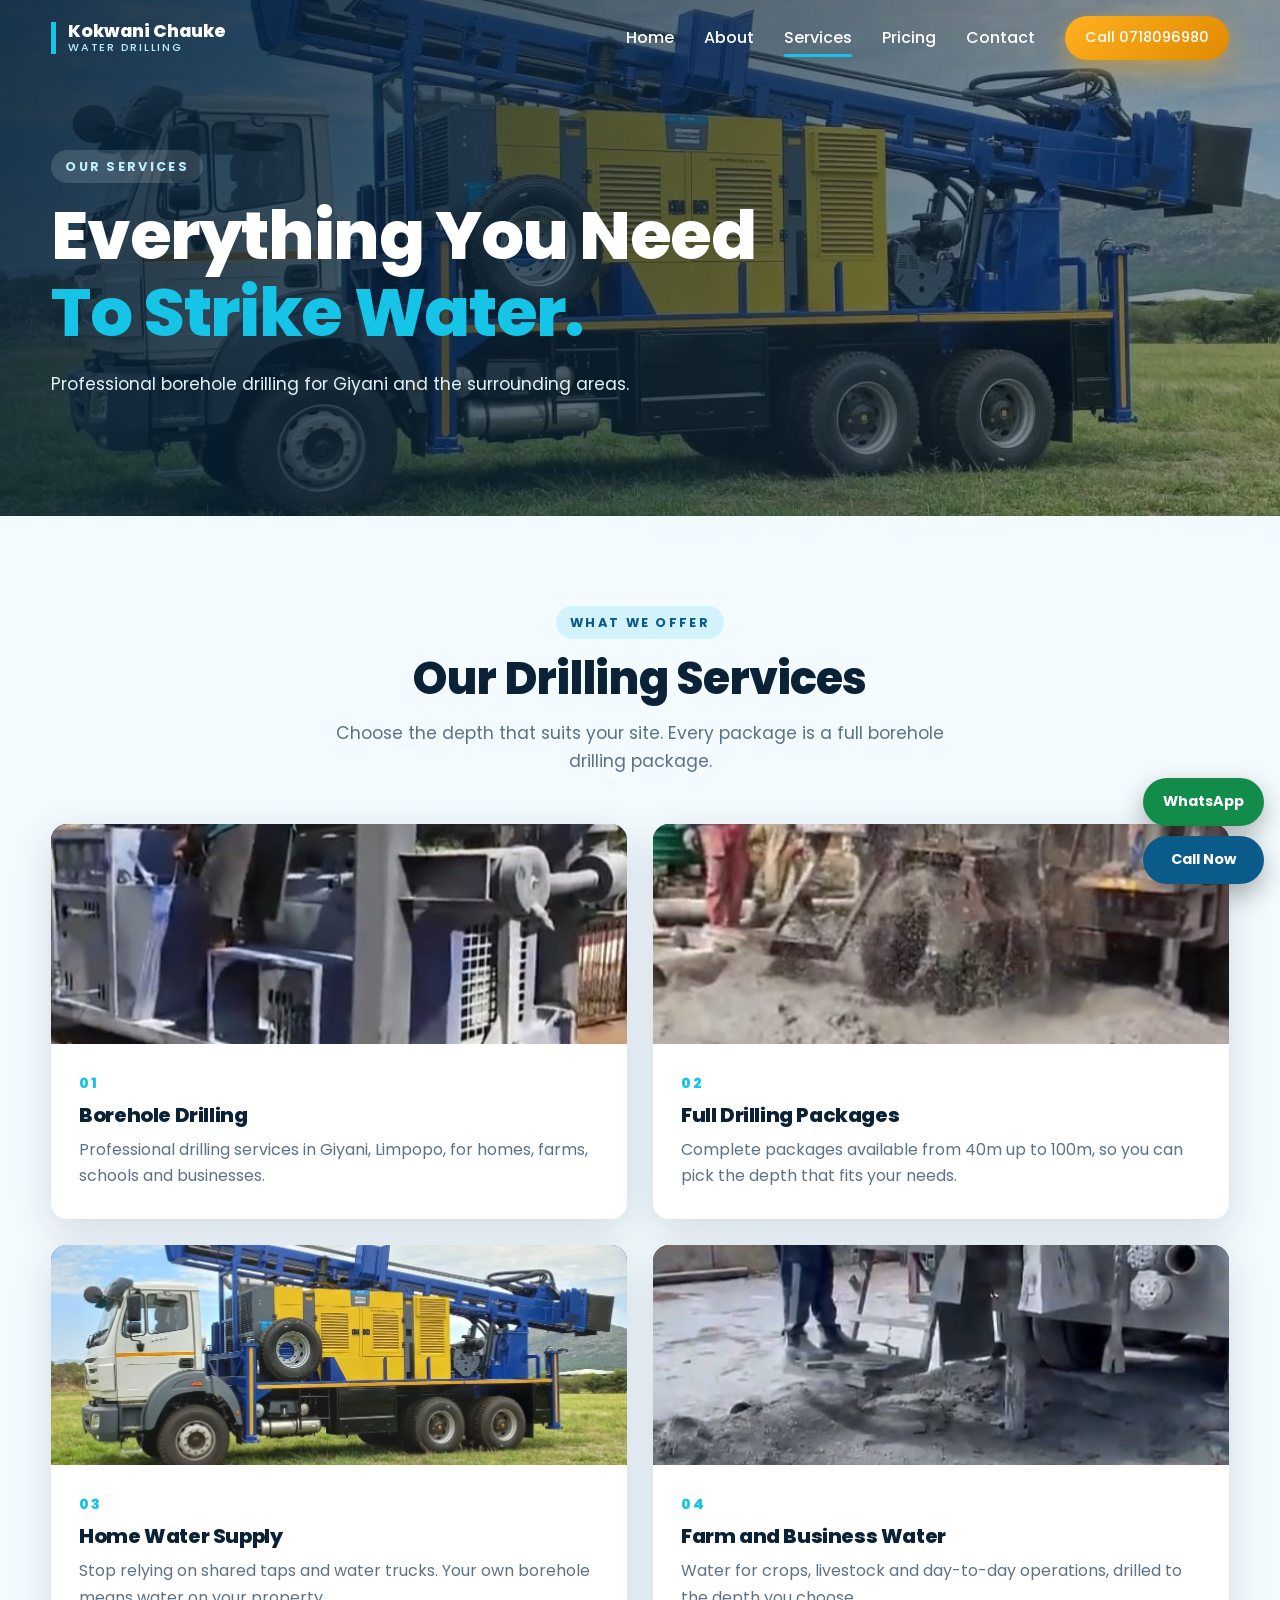
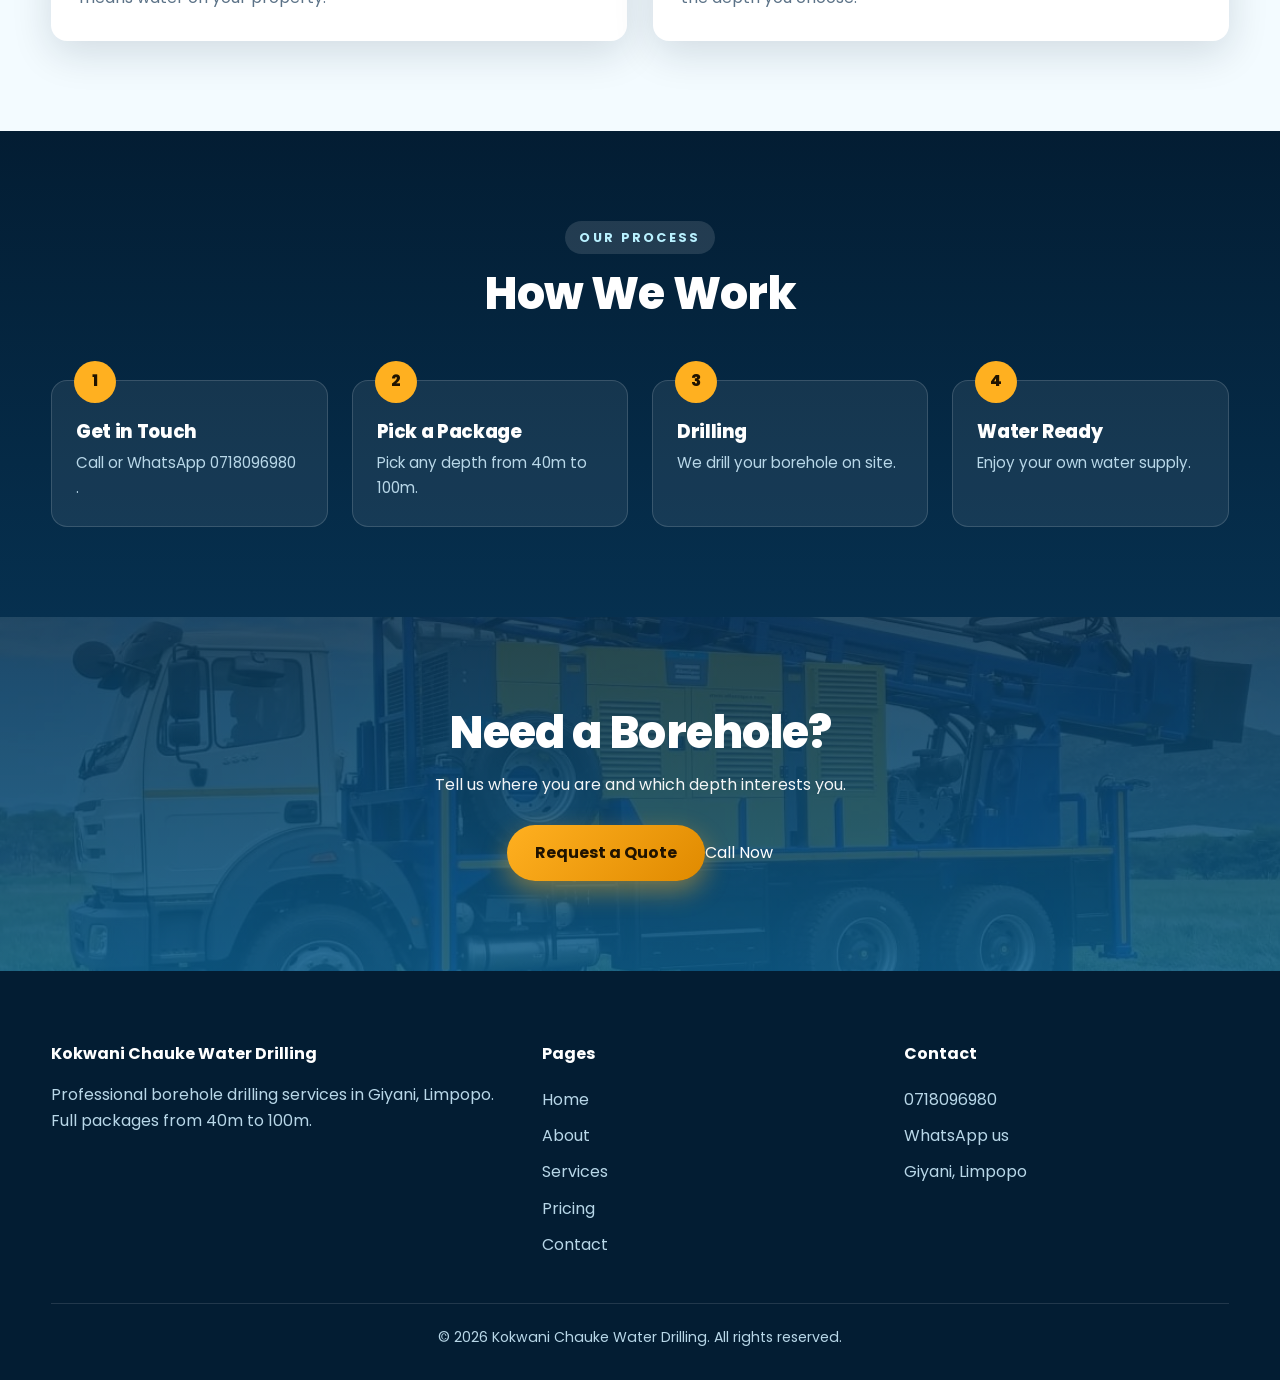
<file: services.html>
<!DOCTYPE html>
<html lang="en">
<head>
<meta charset="UTF-8">
<meta name="viewport" content="width=device-width, initial-scale=1.0">
<title>Services | Kokwani Chauke Water Drilling, Giyani</title>
<meta name="description" content="Borehole drilling services in Giyani, Limpopo. Full packages from 40m to 100m. Call 0718096980 .">
<meta property="og:title" content="Services | Kokwani Chauke Water Drilling, Giyani">
<meta property="og:description" content="Borehole drilling services in Giyani, Limpopo. Full packages from 40m to 100m. Call 0718096980 .">
<meta property="og:type" content="website">
<meta name="theme-color" content="#031d33">
<link rel="preconnect" href="https://fonts.googleapis.com">
<link rel="preconnect" href="https://fonts.gstatic.com" crossorigin>
<link href="https://fonts.googleapis.com/css2?family=Poppins:wght@400;500;600;700;800&display=swap" rel="stylesheet">
<style>
/* Kokwani Chauke Water Drilling - styles (photo-based, no emoji) */
:root{--deep:#031d33;--navy:#06304f;--ocean:#0a5a8a;--aqua:#16c4e8;--foam:#b9f1ff;--amber:#ffb020;--amber-d:#e08a00;--ink:#0b2236;--muted:#5b7287;--bg:#f3fbff;--radius:16px;--shadow:0 12px 40px rgba(3,29,51,.14)}
*{box-sizing:border-box;margin:0;padding:0}
html{scroll-behavior:smooth}
body{font-family:'Poppins',system-ui,-apple-system,Segoe UI,Roboto,sans-serif;color:var(--ink);background:var(--bg);line-height:1.65;overflow-x:hidden}
img{max-width:100%;display:block}
a{color:inherit;text-decoration:none}
ul{list-style:none}
.container{width:min(1180px,92%);margin-inline:auto}
section{padding:90px 0;position:relative}
h1,h2,h3{line-height:1.15;font-weight:800;letter-spacing:-.02em}
h2{font-size:clamp(1.8rem,4.5vw,2.8rem);margin-bottom:14px}
.eyebrow{display:inline-block;font-weight:700;font-size:.8rem;letter-spacing:.18em;text-transform:uppercase;color:var(--ocean);background:rgba(22,196,232,.15);padding:6px 14px;border-radius:99px;margin-bottom:14px}
.lead{color:var(--muted);font-size:1.08rem;max-width:640px}
.center{text-align:center}.center .lead{margin-inline:auto}

/* Photo blocks: real image from images/ folder, gradient shows only if the file is missing */
.ph{background:var(--img) center/cover no-repeat,linear-gradient(135deg,var(--navy),var(--ocean))}

.btn{position:relative;overflow:hidden;display:inline-flex;align-items:center;justify-content:center;padding:15px 28px;border-radius:99px;font-weight:700;border:0;cursor:pointer;font-size:1rem;font-family:inherit;transition:transform .25s,box-shadow .25s}
.btn:hover{transform:translateY(-3px)}
.btn-primary{background:linear-gradient(135deg,var(--amber),var(--amber-d));color:#201300;box-shadow:0 10px 26px rgba(255,176,32,.45)}
.btn-aqua{background:linear-gradient(135deg,var(--aqua),var(--ocean));color:#fff;box-shadow:0 10px 26px rgba(22,196,232,.4)}
.btn-ghost{background:rgba(255,255,255,.12);color:#fff;border:2px solid rgba(255,255,255,.6)}
.ripple{position:absolute;border-radius:50%;background:rgba(255,255,255,.55);transform:scale(0);animation:ripple .6s linear;pointer-events:none}
@keyframes ripple{to{transform:scale(4);opacity:0}}

header{position:fixed;inset:0 0 auto 0;z-index:100;transition:background .3s,box-shadow .3s,padding .3s;padding:16px 0}
header.scrolled{background:rgba(3,29,51,.94);backdrop-filter:blur(12px);box-shadow:0 6px 30px rgba(0,0,0,.25);padding:10px 0}
.nav{display:flex;align-items:center;justify-content:space-between;gap:20px}
.logo{color:#fff;font-weight:800;font-size:1.1rem;line-height:1.1;border-left:5px solid var(--aqua);padding-left:12px}
.logo small{display:block;font-weight:500;font-size:.68rem;letter-spacing:.16em;color:var(--foam);text-transform:uppercase}
.menu{display:flex;align-items:center;gap:30px}
.menu a{color:#fff;font-weight:500;position:relative;padding:4px 0}
.menu a:not(.btn)::after{content:"";position:absolute;left:0;bottom:-2px;height:3px;width:0;border-radius:3px;background:var(--aqua);transition:width .3s}
.menu a:not(.btn):hover::after,.menu a.active::after{width:100%}
.menu .btn{padding:10px 20px;font-size:.9rem}
.burger{display:none;background:none;border:0;cursor:pointer;width:44px;height:44px;position:relative;z-index:120}
.burger span{position:absolute;left:9px;right:9px;height:3px;border-radius:3px;background:#fff;transition:.3s}
.burger span:nth-child(1){top:14px}.burger span:nth-child(2){top:21px}.burger span:nth-child(3){top:28px}
.burger.open span:nth-child(1){top:21px;transform:rotate(45deg)}
.burger.open span:nth-child(2){opacity:0}
.burger.open span:nth-child(3){top:21px;transform:rotate(-45deg)}

/* Hero with real photo background */
.hero{min-height:100vh;display:flex;align-items:center;color:#fff;padding:140px 0 110px;position:relative;
  background:linear-gradient(105deg,rgba(3,29,51,.88) 0%,rgba(3,29,51,.62) 55%,rgba(3,29,51,.35) 100%),var(--img) center/cover no-repeat,linear-gradient(160deg,var(--deep),var(--ocean))}
.page-hero{min-height:52vh;padding:150px 0 90px}
.hero .container{position:relative;z-index:2}
.hero h1{font-size:clamp(2.2rem,6vw,4.2rem);margin-bottom:18px;max-width:780px}
.hero h1 .grad{color:var(--aqua)}
.hero p.lead{color:#e1f1f8;margin-bottom:28px}
.hero .eyebrow{background:rgba(255,255,255,.14);color:var(--foam)}
.hero-cta{display:flex;flex-wrap:wrap;gap:14px}
.badges{display:flex;flex-wrap:wrap;gap:12px;margin-top:30px}
.badges span{background:rgba(255,255,255,.12);border:1px solid rgba(255,255,255,.25);padding:8px 16px;border-radius:99px;font-size:.88rem}

.stats{background:linear-gradient(135deg,var(--navy),var(--ocean));color:#fff;padding:50px 0}
.stats-grid{display:grid;grid-template-columns:repeat(4,1fr);gap:20px;text-align:center}
.stat b{display:block;font-size:clamp(2rem,5vw,3.2rem);color:var(--amber);font-weight:800}
.stat span{color:#cfeaf6;font-size:.95rem}

.grid{display:grid;gap:26px}
.g3{grid-template-columns:repeat(3,1fr)}.g2{grid-template-columns:repeat(2,1fr)}.g4{grid-template-columns:repeat(4,1fr)}
.card{background:#fff;border-radius:var(--radius);box-shadow:var(--shadow);overflow:hidden;transition:transform .35s,box-shadow .35s}
.card:hover{transform:translateY(-8px);box-shadow:0 24px 60px rgba(10,90,138,.25)}
.card .ph{height:220px;transition:transform .6s}
.card:hover .ph{transform:scale(1.05)}
.card .imgwrap{overflow:hidden}
.card .body{padding:26px 28px 30px}
.card h3{font-size:1.25rem;margin-bottom:10px}
.card p{color:var(--muted)}
.num{display:inline-block;font-weight:800;color:var(--aqua);font-size:.9rem;letter-spacing:.14em;margin-bottom:8px}
.dark{background:linear-gradient(180deg,var(--deep),var(--navy));color:#fff}
.dark .lead{color:#b8d7e8}
.dark .eyebrow{background:rgba(255,255,255,.12);color:var(--foam)}

.steps{display:grid;grid-template-columns:repeat(4,1fr);gap:24px;counter-reset:s}
.step{background:rgba(255,255,255,.07);border:1px solid rgba(255,255,255,.15);padding:34px 24px 26px;border-radius:var(--radius);counter-increment:s;position:relative;transition:.3s}
.step:hover{background:rgba(255,255,255,.14);transform:translateY(-6px)}
.step::before{content:counter(s);position:absolute;top:-20px;left:22px;width:42px;height:42px;border-radius:50%;background:var(--amber);color:#201300;font-weight:800;display:grid;place-items:center}
.step h3{margin:6px 0 8px;font-size:1.15rem}
.step p{color:#b8d7e8;font-size:.95rem}

/* Gallery */
.gallery{display:grid;grid-template-columns:repeat(4,1fr);gap:16px;margin-top:44px}
.gallery .ph{height:300px;border-radius:var(--radius);box-shadow:var(--shadow);transition:transform .4s}
.gallery .ph:hover{transform:scale(1.03)}

/* Pricing */
.price{text-align:center;padding:34px 24px;position:relative}
.price.featured{background:linear-gradient(180deg,var(--navy),var(--ocean));color:#fff;transform:scale(1.04)}
.price.featured p,.price.featured li{color:#d6ecf7}
.price.featured:hover{transform:scale(1.04) translateY(-8px)}
.ribbon{position:absolute;top:18px;right:-38px;background:var(--amber);color:#201300;font-weight:800;font-size:.75rem;padding:6px 44px;transform:rotate(40deg);letter-spacing:.08em}
.depth{font-size:3.4rem;font-weight:800;color:var(--ocean)}
.price.featured .depth{color:var(--amber)}
.depth small{font-size:1.2rem}
.bar{height:8px;border-radius:8px;background:rgba(10,90,138,.15);margin:10px auto 18px;width:70%;overflow:hidden}
.bar i{display:block;height:100%;width:var(--w);background:linear-gradient(90deg,var(--aqua),var(--ocean))}
.price.featured .bar{background:rgba(255,255,255,.2)}
.amount{font-size:1.5rem;font-weight:800;margin:8px 0}
.price ul{text-align:left;margin:18px 0 24px}
.price li{padding:8px 0 8px 22px;position:relative;border-bottom:1px dashed rgba(91,114,135,.25);color:var(--muted)}
.price li::before{content:"";position:absolute;left:0;top:17px;width:8px;height:8px;border-radius:50%;background:var(--aqua)}
.note{background:#fff7e0;border-left:5px solid var(--amber);padding:16px 20px;border-radius:12px;color:#5a4300;margin-top:36px}

.cta{background:linear-gradient(rgba(6,48,79,.86),rgba(10,90,138,.86)),var(--img) center/cover no-repeat,linear-gradient(135deg,var(--ocean),var(--aqua));color:#fff;text-align:center}
.cta p{margin-bottom:26px;opacity:.95}
.cta .btn+.btn{margin-left:10px}

.split{display:grid;grid-template-columns:1fr 1fr;gap:50px;align-items:center}
.visual{border-radius:24px;min-height:420px;box-shadow:var(--shadow)}
.checks li{padding:8px 0 8px 34px;position:relative;font-weight:500}
.checks li::before{content:"";position:absolute;left:0;top:13px;width:20px;height:20px;border-radius:50%;background:var(--aqua)}
.checks li::after{content:"";position:absolute;left:7px;top:17px;width:5px;height:9px;border:solid #fff;border-width:0 2px 2px 0;transform:rotate(45deg)}

.contact-grid{display:grid;grid-template-columns:.9fr 1.1fr;gap:34px}
.info-item{padding:18px 0;border-bottom:1px solid rgba(91,114,135,.2)}
.info-item b{display:block;color:var(--ocean);text-transform:uppercase;font-size:.78rem;letter-spacing:.14em}
.info-item a,.info-item span{font-size:1.2rem;font-weight:600}
.formcard{padding:32px}
form{display:grid;gap:16px}
label{font-weight:600;font-size:.9rem}
input,select,textarea{width:100%;padding:14px 16px;border-radius:12px;border:2px solid #d5e6ef;font:inherit;background:#fff;transition:border .25s,box-shadow .25s}
input:focus,select:focus,textarea:focus{outline:0;border-color:var(--aqua);box-shadow:0 0 0 4px rgba(22,196,232,.2)}
textarea{min-height:130px;resize:vertical}
.row{display:grid;grid-template-columns:1fr 1fr;gap:16px}

footer{background:var(--deep);color:#b8d7e8;padding:70px 0 30px}
.foot-grid{display:grid;grid-template-columns:1.4fr 1fr 1fr;gap:36px}
footer h4{color:#fff;margin-bottom:14px}
footer li{padding:5px 0}
footer a:hover{color:var(--aqua)}
.copy{border-top:1px solid rgba(255,255,255,.12);margin-top:40px;padding-top:22px;text-align:center;font-size:.88rem}

.float{position:fixed;right:16px;bottom:16px;z-index:90;display:flex;flex-direction:column;gap:10px}
.float a{padding:12px 20px;border-radius:99px;font-weight:700;font-size:.9rem;color:#fff;text-align:center;box-shadow:0 10px 26px rgba(0,0,0,.3);transition:transform .25s}
.float a:hover{transform:scale(1.06)}
.fw{background:#128c4a}.fc{background:var(--ocean)}

.reveal{opacity:0;transform:translateY(40px);transition:opacity .8s,transform .8s}
.reveal.l{transform:translateX(-50px)}.reveal.r{transform:translateX(50px)}
.reveal.in{opacity:1;transform:none}
.d1{transition-delay:.1s}.d2{transition-delay:.2s}.d3{transition-delay:.3s}

@media(max-width:980px){
  .split,.contact-grid{grid-template-columns:1fr}
  .g3,.g4,.steps,.gallery{grid-template-columns:repeat(2,1fr)}
  .stats-grid{grid-template-columns:repeat(2,1fr)}
  .foot-grid{grid-template-columns:1fr 1fr}
  .price.featured{transform:none}.price.featured:hover{transform:translateY(-8px)}
}
@media(max-width:760px){
  section{padding:64px 0}
  .burger{display:block}
  .menu{position:fixed;inset:0 0 0 auto;width:min(82%,330px);background:var(--deep);flex-direction:column;align-items:flex-start;justify-content:center;gap:22px;padding:40px 32px;transform:translateX(100%);transition:transform .4s;box-shadow:-20px 0 60px rgba(0,0,0,.5)}
  .menu.open{transform:none}
  .menu a{font-size:1.15rem}
  .hero{padding:120px 0 80px;min-height:auto}
  .g3,.g2,.g4,.steps,.row,.foot-grid,.gallery{grid-template-columns:1fr}
  .btn{width:100%}
  .hero-cta{flex-direction:column}
  .cta .btn+.btn{margin:12px 0 0}
  .visual{min-height:300px}
  .float{flex-direction:row;left:12px;right:12px;bottom:12px}
  .float a{flex:1}
}
@media(prefers-reduced-motion:reduce){*{animation:none!important;transition:none!important}.reveal{opacity:1;transform:none}}


.ptable{max-width:860px;margin:0 auto;background:#fff;border-radius:22px;box-shadow:var(--shadow);overflow:hidden;border:1px solid #d5e6ef}
.phead{display:flex;justify-content:space-between;gap:12px;background:linear-gradient(135deg,var(--navy),var(--ocean));color:#fff;padding:20px 28px;font-weight:700;text-transform:uppercase;letter-spacing:.08em;font-size:.85rem}
.prow{display:flex;justify-content:space-between;align-items:center;gap:12px;padding:20px 28px;border-top:1px solid #e6f0f5;font-weight:700;transition:background .25s,padding .25s}
.prow:nth-child(odd){background:#f8fcfe}
.prow:hover{background:#e8f8fd;padding-left:34px}
.prow.pop{background:#fff6e0;border-left:6px solid var(--amber)}
.pd em{font-style:normal;background:var(--amber);color:#201300;font-size:.72rem;padding:3px 10px;border-radius:99px;margin-left:10px;letter-spacing:.05em;text-transform:uppercase;vertical-align:middle}
.pp{color:var(--ocean);font-size:1.2rem;white-space:nowrap}
.prow.pop .pp{color:var(--amber-d)}
.pinc{padding:26px 28px 30px;border-top:2px solid #d5e6ef;background:#fbfeff}
.pinc h4{text-transform:uppercase;letter-spacing:.08em;font-size:.9rem;margin-bottom:12px}
.pgrid{display:grid;grid-template-columns:1fr 1fr;gap:4px 24px}
.pgrid li{padding:6px 0 6px 28px;position:relative;color:var(--muted)}
.pgrid li::before{content:"";position:absolute;left:0;top:11px;width:16px;height:16px;border-radius:50%;background:var(--aqua)}
.pgrid li::after{content:"";position:absolute;left:5px;top:14px;width:4px;height:8px;border:solid #fff;border-width:0 2px 2px 0;transform:rotate(45deg)}
.pnote{margin-top:14px;background:#fff;border:1px solid #d5e6ef;border-radius:12px;padding:10px 16px;font-size:.9rem;color:var(--muted)}
.tgrid{display:grid;grid-template-columns:repeat(2,1fr);gap:26px;margin-top:48px}
.tcard{background:#fff;color:var(--ink);border-radius:var(--radius);padding:30px;box-shadow:var(--shadow);transition:transform .35s}
.tcard:hover{transform:translateY(-6px)}
.tcard blockquote{font-style:italic;color:var(--muted);margin:14px 0 20px}
.tcard figcaption b{display:block}
.tcard figcaption span{color:var(--muted);font-size:.9rem}
.stars{display:flex;gap:4px}
.stars i{width:22px;height:22px;background:var(--amber);clip-path:polygon(50% 0,62% 36%,100% 38%,70% 60%,81% 96%,50% 74%,19% 96%,30% 60%,0 38%,38% 36%)}
@media(max-width:760px){.pgrid,.tgrid{grid-template-columns:1fr}.phead,.prow{padding:16px 18px}.pinc{padding:22px 18px}.pd em{display:inline-block;margin:6px 0 0 0}.prow:hover{padding-left:18px}.ptable{border-radius:16px}}
@media(max-width:760px){.btn+.btn{margin-left:0!important;margin-top:12px}}
</style>
</head>
<body>
<header>
  <div class="container nav">
    <a href="index.html" class="logo">Kokwani Chauke<small>Water Drilling</small></a>
    <button class="burger" aria-label="Menu" aria-expanded="false"><span></span><span></span><span></span></button>
    <nav class="menu"><a href="index.html">Home</a><a href="about.html">About</a><a href="services.html" class="active">Services</a><a href="pricing.html">Pricing</a><a href="contact.html">Contact</a><a href="tel:+27718096980 " class="btn btn-primary">Call 0718096980 </a></nav>
  </div>
</header>
<section class="hero page-hero" style="--img:url(gallery-3.jpg)">
  <div class="container">
    <span class="eyebrow">Our Services</span>
    <h1>Everything You Need <span class="grad">To Strike Water.</span></h1>
    <p class="lead">Professional borehole drilling for Giyani and the surrounding areas.</p>
  </div>
</section>
<section>
  <div class="container">
    <div class="center reveal"><span class="eyebrow">What we offer</span><h2>Our Drilling Services</h2><p class="lead">Choose the depth that suits your site. Every package is a full borehole drilling package.</p></div>
    <div class="grid g2" style="margin-top:48px">
      <div class="card reveal l"><div class="imgwrap"><div class="ph" style="--img:url(smalltruck.jpg)" role="img" aria-label="Borehole Drilling"></div></div><div class="body"><span class="num">01</span><h3>Borehole Drilling</h3><p>Professional drilling services in Giyani, Limpopo, for homes, farms, schools and businesses.</p></div></div>
      <div class="card reveal r"><div class="imgwrap"><div class="ph" style="--img:url(working2.jpg)" role="img" aria-label="Full Drilling Packages"></div></div><div class="body"><span class="num">02</span><h3>Full Drilling Packages</h3><p>Complete packages available from 40m up to 100m, so you can pick the depth that fits your needs.</p></div></div>
      <div class="card reveal l d1"><div class="imgwrap"><div class="ph" style="--img:url(gallery-3.jpg)" role="img" aria-label="Home Water Supply"></div></div><div class="body"><span class="num">03</span><h3>Home Water Supply</h3><p>Stop relying on shared taps and water trucks. Your own borehole means water on your property.</p></div></div>
      <div class="card reveal r d1"><div class="imgwrap"><div class="ph" style="--img:url(working4.jpg)" role="img" aria-label="Farm and Business Water"></div></div><div class="body"><span class="num">04</span><h3>Farm and Business Water</h3><p>Water for crops, livestock and day-to-day operations, drilled to the depth you choose.</p></div></div>
    </div>
  </div>
</section>
<section class="dark">
  <div class="container">
    <div class="center reveal"><span class="eyebrow">Our process</span><h2>How We Work</h2></div>
    <div class="steps" style="margin-top:60px">
      <div class="step reveal"><h3>Get in Touch</h3><p>Call or WhatsApp 0718096980 .</p></div>
      <div class="step reveal d1"><h3>Pick a Package</h3><p>Pick any depth from 40m to 100m.</p></div>
      <div class="step reveal d2"><h3>Drilling</h3><p>We drill your borehole on site.</p></div>
      <div class="step reveal d3"><h3>Water Ready</h3><p>Enjoy your own water supply.</p></div>
    </div>
  </div>
</section>
<section class="cta" style="--img:url(gallery-3.jpg)"><div class="container reveal"><h2>Need a Borehole?</h2><p>Tell us where you are and which depth interests you.</p><a href="contact.html" class="btn btn-primary">Request a Quote</a><a href="tel:+27718096980  class="btn btn-ghost">Call Now</a></div></section>
<footer>
  <div class="container foot-grid">
    <div><h4>Kokwani Chauke Water Drilling</h4><p>Professional borehole drilling services in Giyani, Limpopo. Full packages from 40m to 100m.</p></div>
    <div><h4>Pages</h4><ul><li><a href="index.html">Home</a></li><li><a href="about.html">About</a></li><li><a href="services.html">Services</a></li><li><a href="pricing.html">Pricing</a></li><li><a href="contact.html">Contact</a></li></ul></div>
    <div><h4>Contact</h4><ul><li><a href="tel:+27718096980 ">0718096980 </a></li><li><a href="https://wa.me/27718096980 ">WhatsApp us</a></li><li>Giyani, Limpopo</li></ul></div>
  </div>
  <div class="container copy">&copy; <span id="year">2026</span> Kokwani Chauke Water Drilling. All rights reserved.</div>
</footer>
<div class="float"><a class="fw" href="https://wa.me/27718096980">WhatsApp</a><a class="fc" href="tel:+27718096980">Call Now</a></div>
<script>
/* Kokwani Chauke Water Drilling - scripts */
(function(){
  var PHONE_WA = '27718096980 ';
  var header = document.querySelector('header');
  function onScroll(){ if(header) header.classList.toggle('scrolled', window.scrollY > 40); }
  window.addEventListener('scroll', onScroll, {passive:true}); onScroll();

  var burger = document.querySelector('.burger'), menu = document.querySelector('.menu');
  if(burger && menu){
    burger.addEventListener('click', function(){
      burger.classList.toggle('open'); menu.classList.toggle('open');
      burger.setAttribute('aria-expanded', menu.classList.contains('open'));
    });
    menu.querySelectorAll('a').forEach(function(a){
      a.addEventListener('click', function(){ burger.classList.remove('open'); menu.classList.remove('open'); });
    });
  }

  var io = ('IntersectionObserver' in window) ? new IntersectionObserver(function(es){
    es.forEach(function(e){ if(e.isIntersecting){ e.target.classList.add('in'); io.unobserve(e.target); } });
  }, {threshold:.15}) : null;
  document.querySelectorAll('.reveal').forEach(function(el){ if(io) io.observe(el); else el.classList.add('in'); });

  var cio = ('IntersectionObserver' in window) ? new IntersectionObserver(function(es){
    es.forEach(function(e){
      if(!e.isIntersecting) return;
      var el = e.target, end = +el.dataset.count, suf = el.dataset.suffix || '', n = 0, step = Math.max(1, Math.ceil(end/60));
      var t = setInterval(function(){ n += step; if(n >= end){ n = end; clearInterval(t); } el.textContent = n + suf; }, 25);
      cio.unobserve(el);
    });
  }, {threshold:.5}) : null;
  document.querySelectorAll('[data-count]').forEach(function(el){
    if(cio) cio.observe(el); else el.textContent = el.dataset.count + (el.dataset.suffix || '');
  });

  document.querySelectorAll('.btn').forEach(function(b){
    b.addEventListener('click', function(ev){
      var r = b.getBoundingClientRect(), s = Math.max(r.width, r.height), sp = document.createElement('span');
      sp.className = 'ripple';
      sp.style.cssText = 'width:'+s+'px;height:'+s+'px;left:'+(ev.clientX-r.left-s/2)+'px;top:'+(ev.clientY-r.top-s/2)+'px';
      b.appendChild(sp); setTimeout(function(){ sp.remove(); }, 650);
    });
  });

  var form = document.getElementById('quoteForm');
  if(form){
    var p = new URLSearchParams(location.search).get('package'), sel = document.getElementById('package');
    if(p && sel){ for(var i=0;i<sel.options.length;i++){ if(sel.options[i].text===p) sel.selectedIndex=i; } }
    form.addEventListener('submit', function(e){
      e.preventDefault();
      var f = new FormData(form);
      var msg = 'Hello Kokwani Chauke Water Drilling,%0A%0A' +
        'Name: ' + encodeURIComponent(f.get('name')) + '%0A' +
        'Phone: ' + encodeURIComponent(f.get('phone')) + '%0A' +
        'Location: ' + encodeURIComponent(f.get('location')) + '%0A' +
        'Package: ' + encodeURIComponent(f.get('package')) + '%0A' +
        'Message: ' + encodeURIComponent(f.get('message'));
      window.open('https://wa.me/' + PHONE_WA + '?text=' + msg, '_blank');
    });
  }
  var y = document.getElementById('year'); if(y) y.textContent = new Date().getFullYear();
})();

</script>
</body>
</html>
</file>
